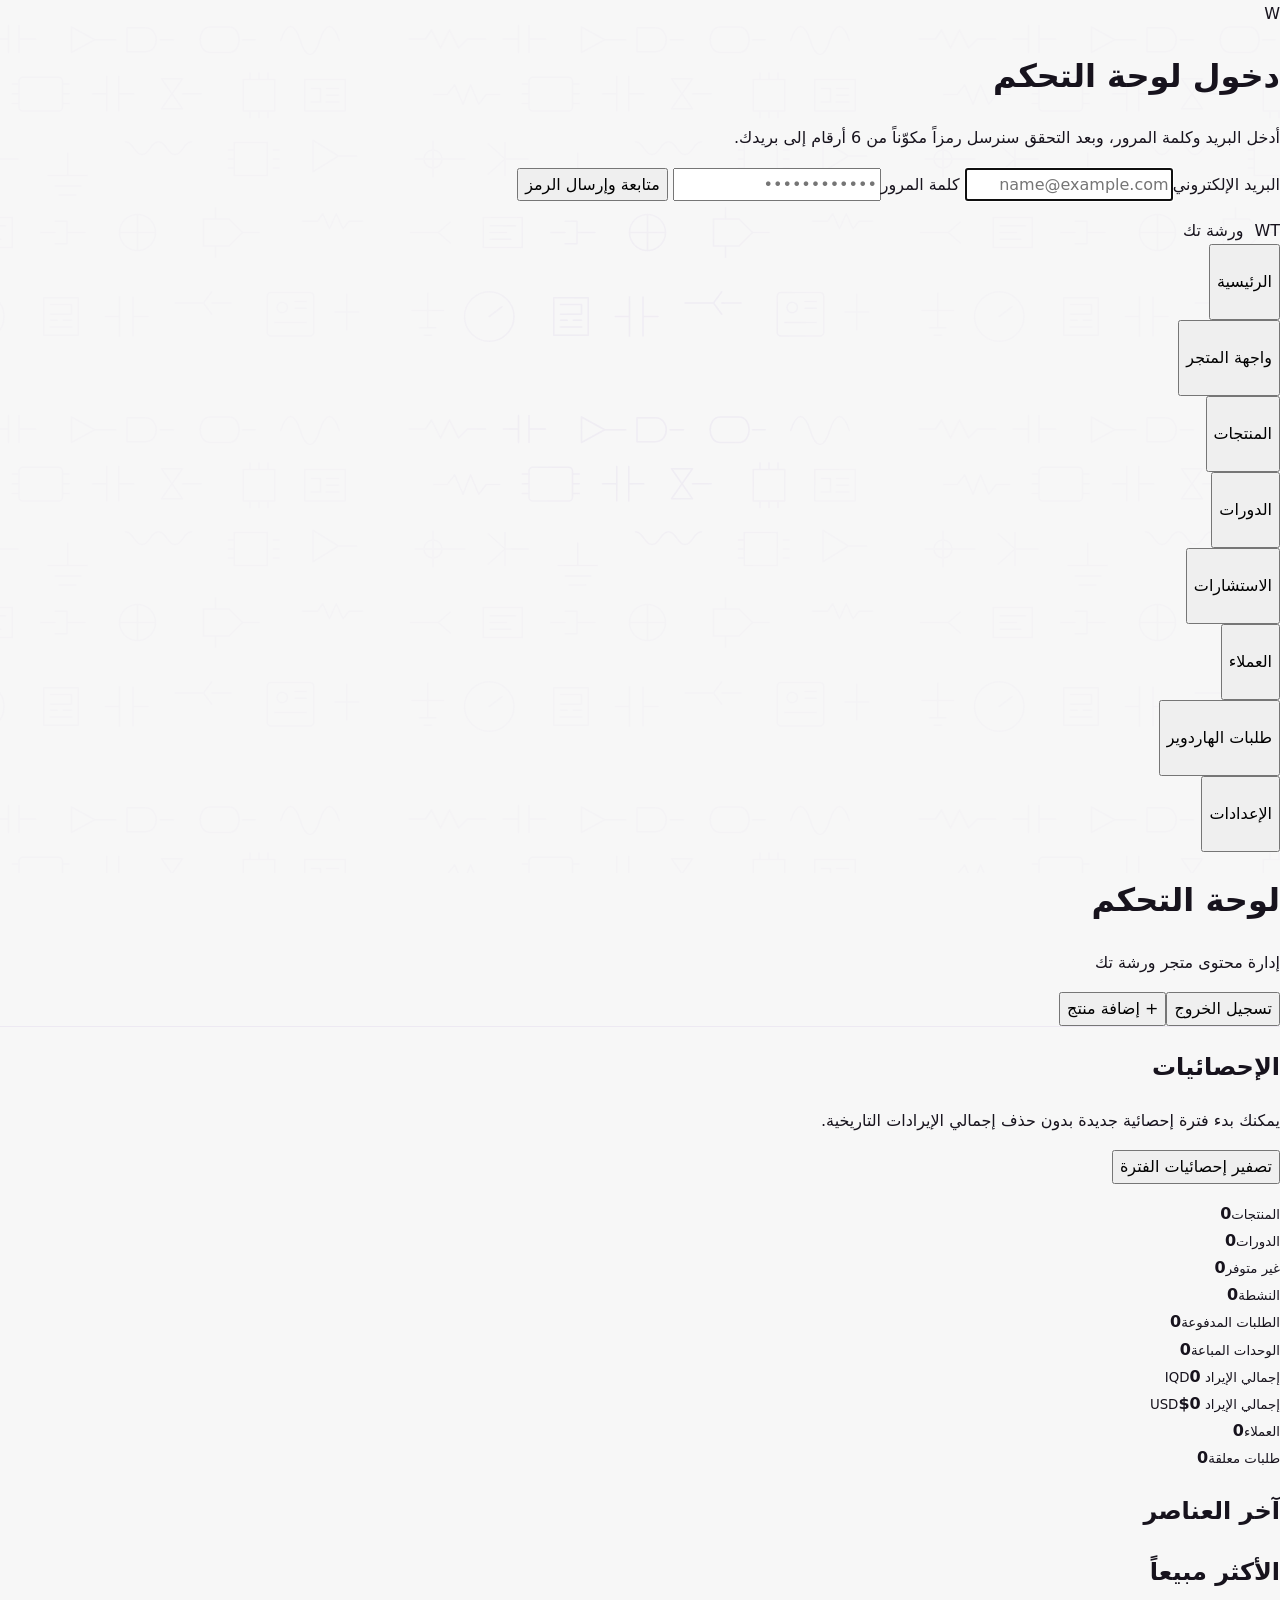
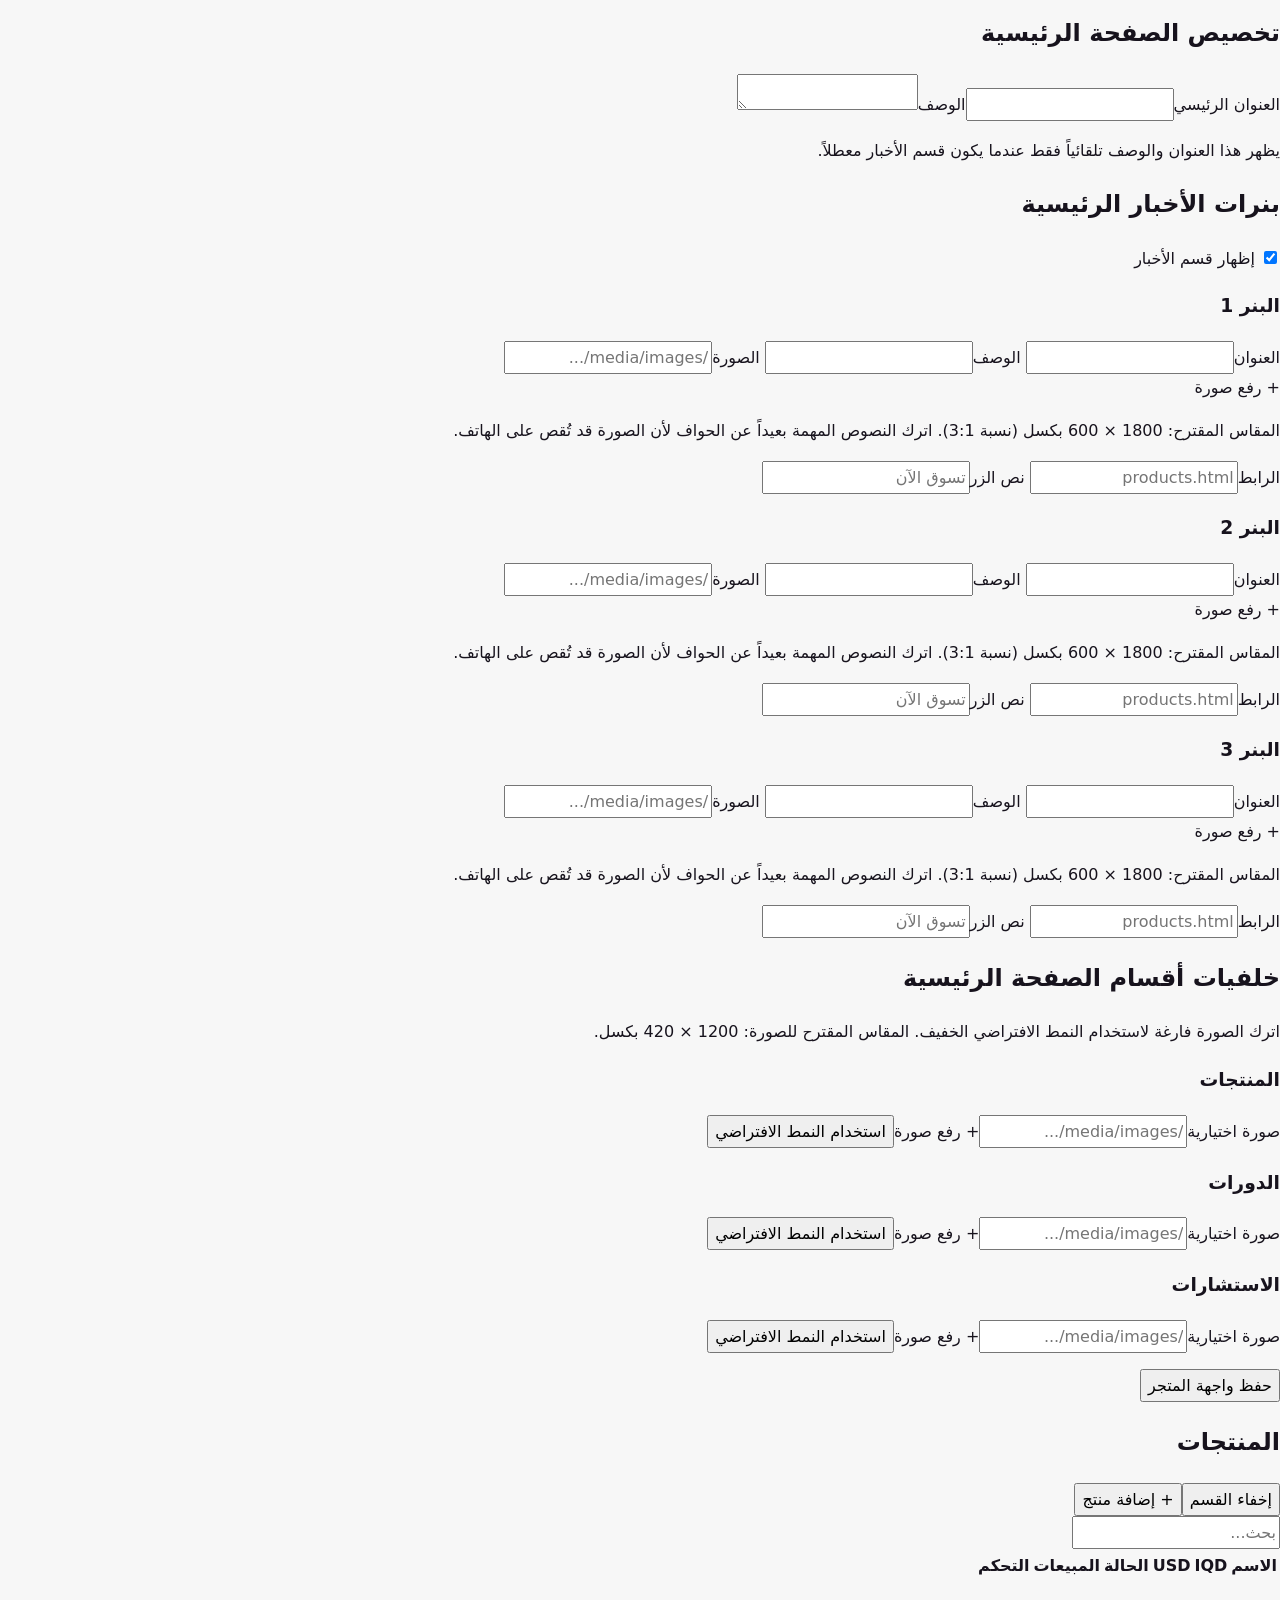
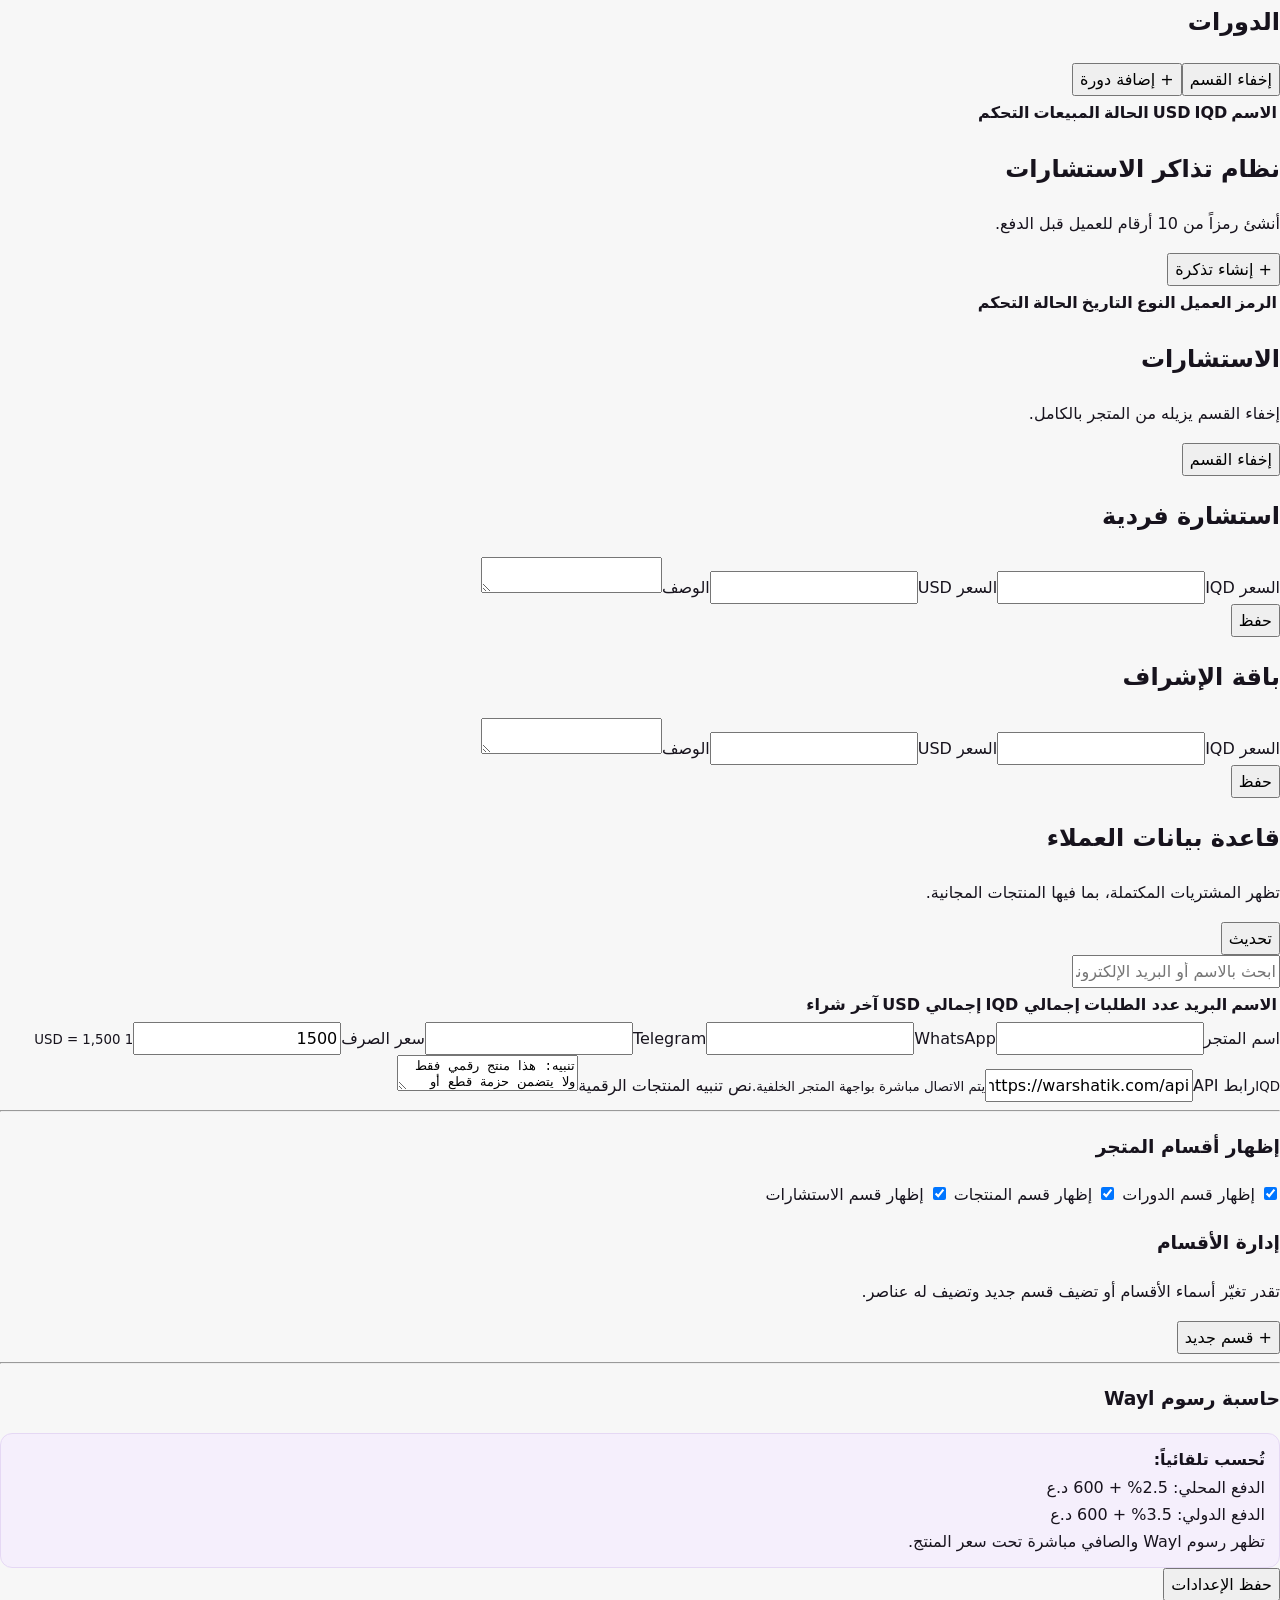
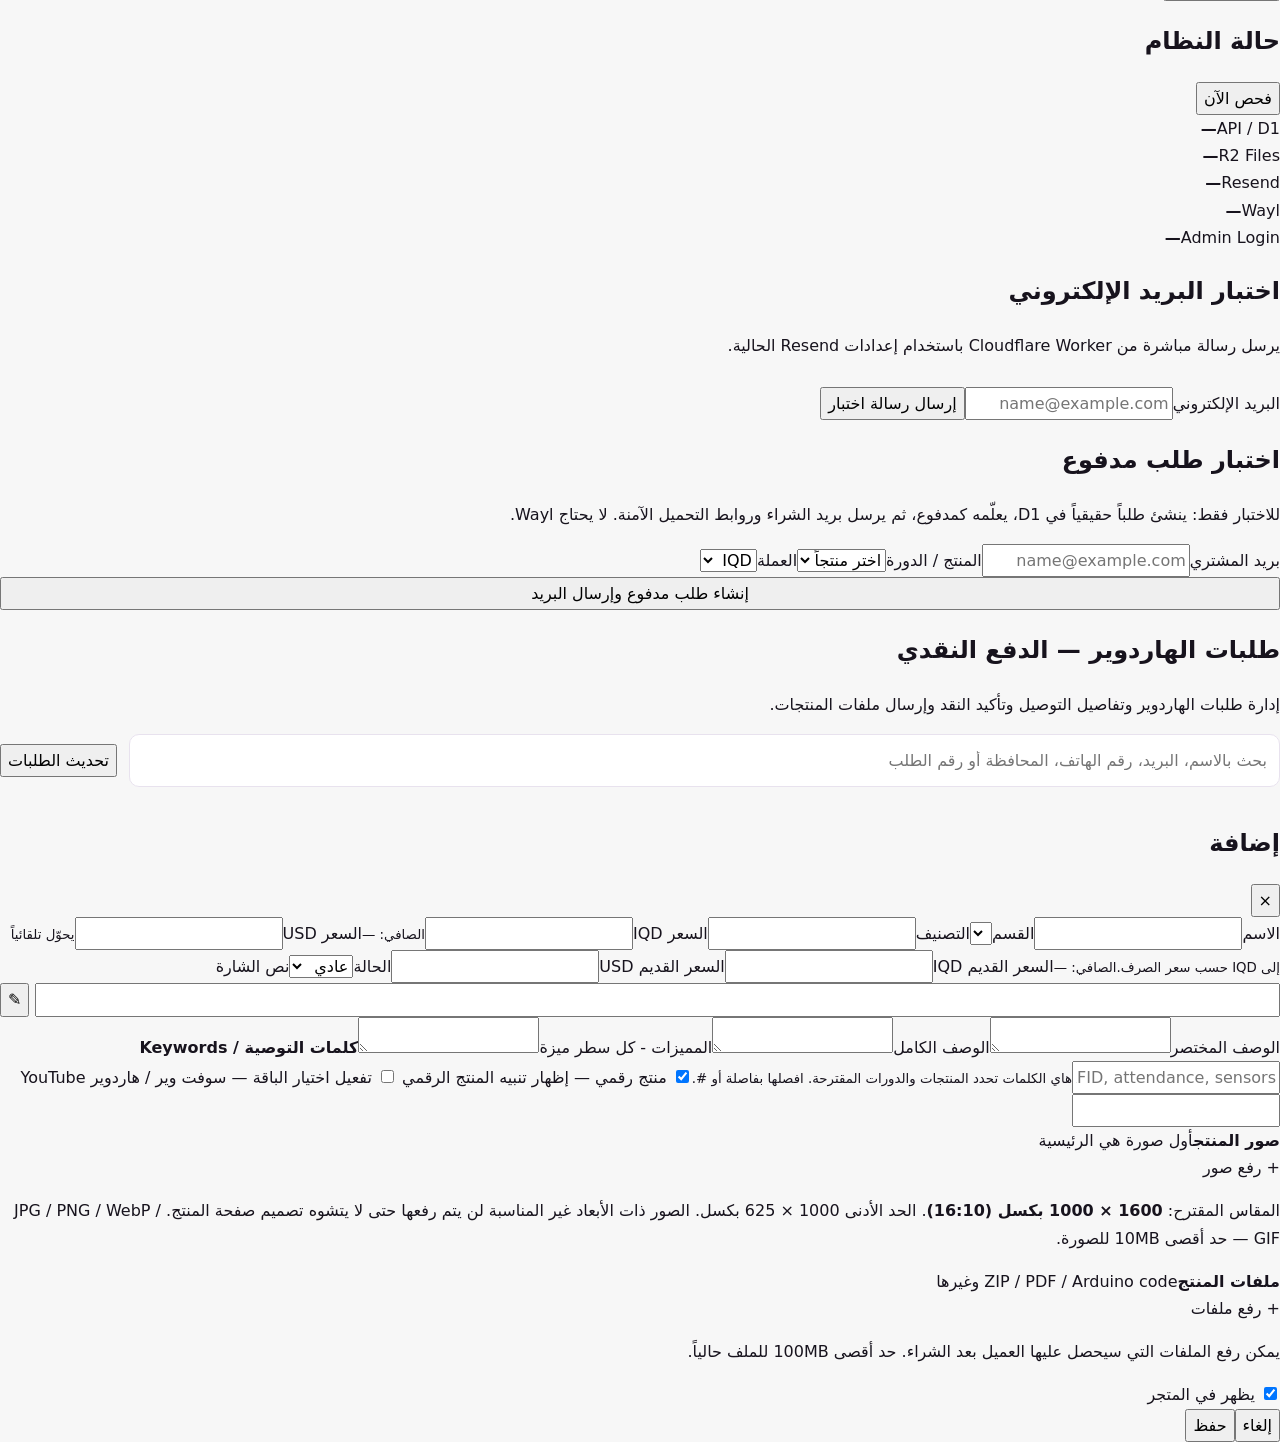
<file: index.html>
<!doctype html><html lang="ar" dir="rtl"><head><meta charset="utf-8"><meta name="viewport" content="width=device-width,initial-scale=1"><title>ورشة تك | Admin</title><link rel="stylesheet" href="styles.css?v=20261009m"></head><body class="admin-auth-pending">
<div class="admin-login" id="adminLogin">
  <div class="admin-login-card">
    <div class="admin-login-mark">W</div>
    <h1>دخول لوحة التحكم</h1>
    <p>أدخل البريد وكلمة المرور، وبعد التحقق سنرسل رمزاً مكوّناً من 6 أرقام إلى بريدك.</p>
    <div id="adminLoginEmailStep">
      <label>البريد الإلكتروني<input id="adminLoginEmail" type="email" autocomplete="email" placeholder="name@example.com"></label>
      <label>كلمة المرور<input id="adminLoginPassword" type="password" autocomplete="current-password" placeholder="••••••••••••"></label>
      <button class="primary" id="adminSendCode" type="button">متابعة وإرسال الرمز</button>
    </div>
    <div id="adminLoginCodeStep" hidden>
      <label>رمز التحقق<input id="adminLoginCode" inputmode="numeric" autocomplete="one-time-code" maxlength="6" placeholder="000000"></label>
      <button class="primary" id="adminVerifyCode" type="button">تسجيل الدخول</button>
      <button class="mini" id="adminChangeEmail" type="button">تغيير البريد</button>
    </div>
    <p class="admin-login-status" id="adminLoginStatus"></p>
  </div>
</div>
<div class="app"><aside class="sidebar"><div class="brand">WT <span>ورشة تك<br><small>Admin</small></span></div><button class="nav active" data-view="dashboard">الرئيسية</button><button class="nav" data-view="homepage">واجهة المتجر</button><button class="nav" data-view="products">المنتجات</button><button class="nav" data-view="courses">الدورات</button><button class="nav" data-view="consultations">الاستشارات</button><button class="nav" data-view="customers">العملاء</button><button class="nav" data-view="hardwareCodAdmin">طلبات الهاردوير</button><button class="nav" data-view="settings">الإعدادات</button></aside><main><header><div><h1 id="pageTitle">لوحة التحكم</h1><p>إدارة محتوى متجر ورشة تك</p></div><div class="admin-header-actions"><button class="mini" id="adminLogout" type="button">تسجيل الخروج</button><button class="primary" id="quickAdd">+ إضافة منتج</button></div></header><section class="view active" id="dashboard"><div class="panel-head dashboard-head"><div><h2>الإحصائيات</h2><p class="hint">يمكنك بدء فترة إحصائية جديدة بدون حذف إجمالي الإيرادات التاريخية.</p></div><button class="mini danger-soft" id="resetStats" type="button">تصفير إحصائيات الفترة</button></div><p class="hint" id="statsPeriodLabel"></p><div class="stats"><div class="card"><small>المنتجات</small><strong id="statProducts">0</strong></div><div class="card"><small>الدورات</small><strong id="statCourses">0</strong></div><div class="card"><small>غير متوفر</small><strong id="statSold">0</strong></div><div class="card"><small>النشطة</small><strong id="statActive">0</strong></div><div class="card"><small>الطلبات المدفوعة</small><strong id="statPaidOrders">0</strong></div><div class="card"><small>الوحدات المباعة</small><strong id="statUnitsSold">0</strong></div><div class="card lifetime-card"><small>إجمالي الإيراد IQD</small><strong id="statRevenueIQD">0</strong></div><div class="card lifetime-card"><small>إجمالي الإيراد USD</small><strong id="statRevenueUSD">$0</strong></div><div class="card"><small>العملاء</small><strong id="statCustomers">0</strong></div><div class="card"><small>طلبات معلقة</small><strong id="statPendingOrders">0</strong></div></div><div class="two"><div class="panel"><h2>آخر العناصر</h2><div id="recent"></div></div><div class="panel"><h2>الأكثر مبيعاً</h2><div id="topProducts"></div></div></div></section><section class="view" id="homepage"><div class="two"><div class="panel form-grid"><h2 class="full">تخصيص الصفحة الرئيسية</h2><label class="full">العنوان الرئيسي<input id="homeTitle"></label><label class="full">الوصف<textarea id="homeSubtitle"></textarea></label><p class="hint full">يظهر هذا العنوان والوصف تلقائياً فقط عندما يكون قسم الأخبار معطلاً.</p></div><div class="panel form-grid"><h2 class="full">بنرات الأخبار الرئيسية</h2>
<label class="check full"><input id="newsEnabled" type="checkbox" checked> إظهار قسم الأخبار</label>
<div class="full banner-editor">
  <h3>البنر 1</h3>
  <label>العنوان<input id="banner1Title"></label>
  <label>الوصف<input id="banner1Subtitle"></label>
  <label>الصورة<input id="banner1Image" placeholder="/media/images/..."></label>
  <div><label class="upload-drop">+ رفع صورة<input id="banner1Upload" type="file" accept="image/*" hidden></label><p class="hint upload-size-note">المقاس المقترح: 1800 × 600 بكسل (نسبة 3:1). اترك النصوص المهمة بعيداً عن الحواف لأن الصورة قد تُقص على الهاتف.</p></div>
  <label>الرابط<input id="banner1Link" placeholder="products.html"></label>
  <label>نص الزر<input id="banner1Button" placeholder="تسوق الآن"></label>
</div>
<div class="full banner-editor">
  <h3>البنر 2</h3>
  <label>العنوان<input id="banner2Title"></label>
  <label>الوصف<input id="banner2Subtitle"></label>
  <label>الصورة<input id="banner2Image" placeholder="/media/images/..."></label>
  <div><label class="upload-drop">+ رفع صورة<input id="banner2Upload" type="file" accept="image/*" hidden></label><p class="hint upload-size-note">المقاس المقترح: 1800 × 600 بكسل (نسبة 3:1). اترك النصوص المهمة بعيداً عن الحواف لأن الصورة قد تُقص على الهاتف.</p></div>
  <label>الرابط<input id="banner2Link" placeholder="products.html"></label>
  <label>نص الزر<input id="banner2Button" placeholder="تسوق الآن"></label>
</div>
<div class="full banner-editor">
  <h3>البنر 3</h3>
  <label>العنوان<input id="banner3Title"></label>
  <label>الوصف<input id="banner3Subtitle"></label>
  <label>الصورة<input id="banner3Image" placeholder="/media/images/..."></label>
  <div><label class="upload-drop">+ رفع صورة<input id="banner3Upload" type="file" accept="image/*" hidden></label><p class="hint upload-size-note">المقاس المقترح: 1800 × 600 بكسل (نسبة 3:1). اترك النصوص المهمة بعيداً عن الحواف لأن الصورة قد تُقص على الهاتف.</p></div>
  <label>الرابط<input id="banner3Link" placeholder="products.html"></label>
  <label>نص الزر<input id="banner3Button" placeholder="تسوق الآن"></label>
</div>
</div></div>
<div class="panel" style="margin-top:16px">
  <div class="panel-head"><div><h2>خلفيات أقسام الصفحة الرئيسية</h2><p class="hint">اترك الصورة فارغة لاستخدام النمط الافتراضي الخفيف. المقاس المقترح للصورة: 1200 × 420 بكسل.</p></div></div>
  <div class="home-card-editor-grid">
    <div class="home-card-editor"><h3>المنتجات</h3><label>صورة اختيارية<input id="quickProductsImage" placeholder="/media/images/..."></label><label class="upload-drop">+ رفع صورة<input id="quickProductsUpload" type="file" accept="image/*" hidden></label><button class="mini clear-home-card" type="button" data-clear-card="products">استخدام النمط الافتراضي</button></div>
    <div class="home-card-editor"><h3>الدورات</h3><label>صورة اختيارية<input id="quickCoursesImage" placeholder="/media/images/..."></label><label class="upload-drop">+ رفع صورة<input id="quickCoursesUpload" type="file" accept="image/*" hidden></label><button class="mini clear-home-card" type="button" data-clear-card="courses">استخدام النمط الافتراضي</button></div>
    <div class="home-card-editor"><h3>الاستشارات</h3><label>صورة اختيارية<input id="quickConsultationsImage" placeholder="/media/images/..."></label><label class="upload-drop">+ رفع صورة<input id="quickConsultationsUpload" type="file" accept="image/*" hidden></label><button class="mini clear-home-card" type="button" data-clear-card="consultations">استخدام النمط الافتراضي</button></div>
  </div>
</div>
<button class="primary" id="saveStorefront" type="button" style="margin-top:16px">حفظ واجهة المتجر</button><p class="hint" id="storefrontStatus"></p></section><section class="view" id="products"><div class="panel"><div class="panel-head"><h2>المنتجات</h2><div class="section-head-actions"><button class="visibility-toggle" id="toggleProducts" type="button">إخفاء القسم</button><button class="primary" id="addProduct">+ إضافة منتج</button></div></div><input id="search" placeholder="بحث..."><div class="table-wrap"><table><thead><tr><th>الاسم</th><th>IQD</th><th>USD</th><th>الحالة</th><th>المبيعات</th><th>التحكم</th></tr></thead><tbody id="productRows"></tbody></table></div></div></section><section class="view" id="courses"><div class="panel"><div class="panel-head"><h2>الدورات</h2><div class="section-head-actions"><button class="visibility-toggle" id="toggleCourses" type="button">إخفاء القسم</button><button class="primary" id="addCourse">+ إضافة دورة</button></div></div><div class="table-wrap"><table><thead><tr><th>الاسم</th><th>IQD</th><th>USD</th><th>الحالة</th><th>المبيعات</th><th>التحكم</th></tr></thead><tbody id="courseRows"></tbody></table></div></div></section><section class="view" id="consultations"><div class="panel ticket-admin-panel"><div class="panel-head"><div><h2>نظام تذاكر الاستشارات</h2><p class="hint">أنشئ رمزاً من 10 أرقام للعميل قبل الدفع.</p></div><button class="primary" id="newConsultTicket" type="button">+ إنشاء تذكرة</button></div><div class="form-grid ticket-create" id="ticketCreateBox" hidden><label>اسم العميل<input id="ticketCustomerName"></label><label>طريقة التواصل<select id="ticketContactMethod"><option>Telegram</option><option>WhatsApp</option><option>Phone</option><option>Email</option></select></label><label>حساب / رقم التواصل<input id="ticketContactValue"></label><label>التاريخ<input id="ticketDate" type="date" lang="en" dir="ltr"></label><label>نوع الاستشارة<select id="ticketType"><option value="individual">استشارة فردية — 20,000 د.ع</option><option value="supervision">إشراف شهري — 100,000 د.ع</option></select></label><div style="display:flex;align-items:end"><button class="primary" id="generateTicket" type="button" style="width:100%">توليد رمز التذكرة</button></div><p class="hint full" id="ticketFormStatus"></p><div class="full ticket-generated" id="ticketGenerated" hidden></div></div><div class="table-wrap"><table><thead><tr><th>الرمز</th><th>العميل</th><th>النوع</th><th>التاريخ</th><th>الحالة</th><th>التحكم</th></tr></thead><tbody id="consultTicketRows"></tbody></table></div></div><div class="panel section-visibility-panel"><div><h2>الاستشارات</h2><p class="hint">إخفاء القسم يزيله من المتجر بالكامل.</p></div><button class="visibility-toggle" id="toggleConsultations" type="button">إخفاء القسم</button></div><div class="two"><div class="panel"><h2>استشارة فردية</h2><div class="form-grid"><label>السعر IQD<input id="c1price" type="number"></label><label>السعر USD<input id="c1usd" type="number" step="0.01"></label><label class="full">الوصف<textarea id="c1desc"></textarea></label></div><button class="primary" id="saveC1">حفظ</button></div><div class="panel"><h2>باقة الإشراف</h2><div class="form-grid"><label>السعر IQD<input id="c2price" type="number"></label><label>السعر USD<input id="c2usd" type="number" step="0.01"></label><label class="full">الوصف<textarea id="c2desc"></textarea></label></div><button class="primary" id="saveC2">حفظ</button></div></div></section><section class="view" id="customers"><div class="panel"><div class="panel-head"><div><h2>قاعدة بيانات العملاء</h2><p class="hint">تظهر المشتريات المكتملة، بما فيها المنتجات المجانية.</p></div><button class="mini" id="refreshCustomers" type="button">تحديث</button></div><input id="customerSearch" placeholder="ابحث بالاسم أو البريد الإلكتروني..."><div class="table-wrap"><table><thead><tr><th>الاسم</th><th>البريد</th><th>عدد الطلبات</th><th>إجمالي IQD</th><th>إجمالي USD</th><th>آخر شراء</th></tr></thead><tbody id="customerRows"></tbody></table></div></div><div class="panel customer-detail" id="customerDetail" hidden><div class="panel-head"><div><h2 id="customerDetailName">تفاصيل العميل</h2><p id="customerDetailEmail" class="hint"></p></div><button class="mini" id="closeCustomerDetail" type="button">إغلاق</button></div><div id="customerPurchases"></div></div></section><section class="view" id="settings"><div class="two"><div class="panel form-grid"><label>اسم المتجر<input id="storeName"></label><label>Telegram<input id="telegram"></label><label>WhatsApp<input id="whatsapp"></label><label>سعر الصرف<input id="exchangeRate" type="number" min="1" step="1" value="1500"><small class="hint">1 USD = <span id="exchangeRatePreview">1,500</span> IQD</small></label><label class="full">رابط API<input id="apiBase" value="https://warshatik.com/api" readonly><small class="hint">يتم الاتصال مباشرة بواجهة المتجر الخلفية.</small></label><input id="adminKey" type="hidden"><label class="full">نص تنبيه المنتجات الرقمية<textarea id="defaultWarning">تنبيه: هذا منتج رقمي فقط ولا يتضمن حزمة قطع أو مكونات هاردوير كاملة.</textarea></label><hr class="full"><h3 class="full">إظهار أقسام المتجر</h3>
<label class="check full"><input id="showCourses" type="checkbox" checked> إظهار قسم الدورات</label>
<label class="check full"><input id="showProducts" type="checkbox" checked> إظهار قسم المنتجات</label>
<label class="check full"><input id="showConsultations" type="checkbox" checked> إظهار قسم الاستشارات</label>
<div class="full section-manager-box">
  <div class="panel-head"><div><h3>إدارة الأقسام</h3><p class="hint">تقدر تغيّر أسماء الأقسام أو تضيف قسم جديد وتضيف له عناصر.</p></div><button class="primary" id="addStoreSection" type="button">+ قسم جديد</button></div>
  <div id="storeSectionList"></div>
</div>
<hr class="full"><h3 class="full">حاسبة رسوم Wayl</h3><div class="full hint" style="background:#f5effc;border:1px solid #e5d8f4;border-radius:12px;padding:12px 14px"><strong>تُحسب تلقائياً:</strong><br>الدفع المحلي: 2.5% + 600 د.ع<br>الدفع الدولي: 3.5% + 600 د.ع<br>تظهر رسوم Wayl والصافي مباشرة تحت سعر المنتج.</div><button class="primary" id="saveSettings">حفظ الإعدادات</button></div><div class="panel"><div class="panel-head"><h2>حالة النظام</h2><button class="mini" id="checkSystemHealth" type="button">فحص الآن</button></div>
<div class="system-health" id="systemHealth">
  <div><span>API / D1</span><strong id="healthDb">—</strong></div>
  <div><span>R2 Files</span><strong id="healthR2">—</strong></div>
  <div><span>Resend</span><strong id="healthEmail">—</strong></div><div><span>Wayl</span><strong id="healthWayl">—</strong></div>
  <div><span>Admin Login</span><strong id="healthAdmin">—</strong></div>
</div><p class="hint" id="healthDetail"></p></div><div class="panel"><h2>اختبار البريد الإلكتروني</h2><p class="hint">يرسل رسالة مباشرة من Cloudflare Worker باستخدام إعدادات Resend الحالية.</p><label>البريد الإلكتروني<input id="testEmail" type="email" placeholder="name@example.com"></label><button class="primary" id="sendTestEmail" type="button" style="margin-top:12px">إرسال رسالة اختبار</button><p class="hint" id="testEmailStatus"></p></div></div><div class="panel" style="margin-top:18px"><h2>اختبار طلب مدفوع</h2><p class="hint">للاختبار فقط: ينشئ طلباً حقيقياً في D1، يعلّمه كمدفوع، ثم يرسل بريد الشراء وروابط التحميل الآمنة. لا يحتاج Wayl.</p><div class="form-grid"><label>بريد المشتري<input id="testOrderEmail" type="email" placeholder="name@example.com"></label><label>المنتج / الدورة<select id="testOrderItem"><option value="">اختر منتجاً</option></select></label><label>العملة<select id="testOrderCurrency"><option value="IQD">IQD</option><option value="USD">USD</option></select></label><div style="display:flex;align-items:end"><button class="primary" id="createPaidTestOrder" type="button" style="width:100%">إنشاء طلب مدفوع وإرسال البريد</button></div></div><p class="hint" id="testOrderStatus"></p></div></section><section class="view" id="hardwareCodAdmin" dir="rtl">
  <div class="panel" style="max-width:100%">
    <div class="panel-head"><div><h2>طلبات الهاردوير — الدفع النقدي</h2><p class="hint">إدارة طلبات الهاردوير وتفاصيل التوصيل وتأكيد النقد وإرسال ملفات المنتجات.</p></div></div>
    <div style="display:flex;gap:12px;align-items:center;flex-wrap:wrap;margin:16px 0">
      <input id="searchHardwareOrders" type="search" placeholder="بحث بالاسم، البريد، رقم الهاتف، المحافظة أو رقم الطلب" style="flex:1;min-width:230px;padding:12px;border:1px solid #e8e2ee;border-radius:10px">
      <button class="primary" type="button" id="loadHardwareOrders">تحديث الطلبات</button>
    </div>
    <div id="hardwareEditPanel" hidden style="margin:16px 0;padding:18px;border-radius:12px;background:#f7f3fc">
      <h3>تعديل طلب الهاردوير</h3>
      <form id="hardwareEditForm" style="display:grid;grid-template-columns:repeat(auto-fit,minmax(190px,1fr));gap:12px">
        <input type="hidden" name="order_id">
        <label>الاسم<input name="name" required></label>
        <label>البريد الإلكتروني<input name="email" type="email" required></label>
        <label>المحافظة<input name="province" required></label>
        <label>العنوان<input name="address" required></label>
        <label>رقم الهاتف<input name="phone" required></label>
        <label>رقم إضافي<input name="phone2"></label>
        <label>ملاحظات<textarea name="notes"></textarea></label>
        <div style="display:flex;gap:8px;align-items:end"><button class="primary" type="submit">حفظ التغييرات</button><button class="mini" type="button" id="hardwareCancelEdit">إلغاء</button></div>
      </form>
    </div>
    <div id="hardwareOrdersTable" style="width:100%;overflow-x:auto;margin-top:12px"></div>
  </div>
</section></main></div><div class="modal" id="modal"><form id="form" class="modal-card"><div class="panel-head"><h2 id="modalTitle">إضافة</h2><button type="button" id="close">×</button></div><input type="hidden" id="editType"><div class="form-grid"><label>الاسم<input id="title" required></label><label>القسم<select id="itemSection"></select></label><label>التصنيف<input id="category" required></label><label>السعر IQD<input id="price_iqd" type="number" required><small class="net-preview" id="netIQD">الصافي: —</small></label><label>السعر USD<input id="price_usd" type="number" step="0.01" required><small class="hint">يحوّل تلقائياً إلى IQD حسب سعر الصرف.</small><small class="net-preview" id="netUSD">الصافي: —</small></label><label id="oldIqdWrap">السعر القديم IQD<input id="old_iqd" type="number"></label><label id="oldUsdWrap">السعر القديم USD<input id="old_usd" type="number" step="0.01"></label><label>الحالة<select id="status"><option value="normal">عادي</option><option value="new">جديد</option><option value="sale">خصم</option><option value="sold">نفد</option><option value="featured">مميز</option><option value="coming">قريباً</option><option value="free">مجاني</option></select></label><label>نص الشارة<div style="display:flex;gap:6px"><input id="statusText" readonly style="flex:1"><button type="button" class="mini" id="editStatusText" title="تعديل النص">✎</button></div></label><label class="full">الوصف المختصر<textarea id="short"></textarea></label><label class="full">الوصف الكامل<textarea id="description"></textarea></label><label class="full">المميزات - كل سطر ميزة<textarea id="features"></textarea></label><label class="full keyword-field"><strong>كلمات التوصية / Keywords</strong><input id="keywords" placeholder="Arduino, RFID, attendance, sensors"><small class="hint">هاي الكلمات تحدد المنتجات والدورات المقترحة. افصلها بفاصلة أو #.</small></label><label class="check full"><input id="digitalOnly" type="checkbox" checked> منتج رقمي — إظهار تنبيه المنتج الرقمي</label>
<label class="check full"><input id="packageEnabled" type="checkbox"> تفعيل اختيار الباقة — سوفت وير / هاردوير</label>
<div class="full package-editor" id="packageEditor" hidden>
  <div class="package-admin-grid">
    <section class="package-admin-card">
      <h3>سوفت وير</h3>
      <div class="form-grid">
        <label>السعر IQD<input id="software_price_iqd" type="number"></label>
        <label>السعر USD<input id="software_price_usd" type="number" step="0.01"></label>
        <label class="full">مميزات باقة السوفت وير<textarea id="softwareFeatures" placeholder="كل سطر ميزة"></textarea></label>
      </div>
      <p class="hint">هذه الباقة تعتبر رقمية وتظهر لها رسالة تنبيه المنتج الرقمي.</p>
    </section>
    <section class="package-admin-card">
      <h3>هاردوير</h3>
      <div class="form-grid">
        <label>السعر IQD<input id="hardware_price_iqd" type="number"></label>
        <label>السعر USD<input id="hardware_price_usd" type="number" step="0.01"></label>
        <label class="full">مميزات باقة الهاردوير<textarea id="hardwareFeatures" placeholder="كل سطر ميزة"></textarea></label>
        <label class="check full"><input id="iraqOnly" type="checkbox"> باقة الهاردوير متاحة داخل العراق فقط</label>
      </div>
      <p class="hint">باقة الهاردوير لا تعرض تنبيه المنتج الرقمي. خيار العراق فقط يطبق على الهاردوير فقط، والسوفت وير يبقى متاحاً للجميع.</p>
    </section>
  </div>
</div><label class="full">YouTube<input id="youtube"></label><div class="full upload-section"><div class="section-title"><strong>صور المنتج</strong><span>أول صورة هي الرئيسية</span></div><label class="upload-drop">+ رفع صور<input id="imageInput" type="file" accept="image/jpeg,image/png,image/webp,image/gif" multiple hidden></label><p class="hint">المقاس المقترح: <strong>1600 × 1000 بكسل (16:10)</strong>. الحد الأدنى 1000 × 625 بكسل. الصور ذات الأبعاد غير المناسبة لن يتم رفعها حتى لا يتشوه تصميم صفحة المنتج. JPG / PNG / WebP / GIF — حد أقصى 10MB للصورة.</p><div id="imageList" class="image-list"></div></div><div class="full upload-section"><div class="section-title"><strong>ملفات المنتج</strong><span>ZIP / PDF / Arduino code وغيرها</span></div><label class="upload-drop">+ رفع ملفات<input id="fileInput" type="file" multiple hidden></label><p class="hint">يمكن رفع الملفات التي سيحصل عليها العميل بعد الشراء. حد أقصى 100MB للملف حالياً.</p><div id="fileList" class="file-list"></div></div><label class="check full"><input id="active" type="checkbox" checked> يظهر في المتجر</label><div class="full actions"><button type="button" id="cancel">إلغاء</button><button class="primary">حفظ</button></div></div></form></div>
<script src="hardware-orders-admin.js?v=20261010cod10"></script><div class="toast" id="toast"></div><script src="admin-auth.js?v=20261009l"></script></body></html>
</file>
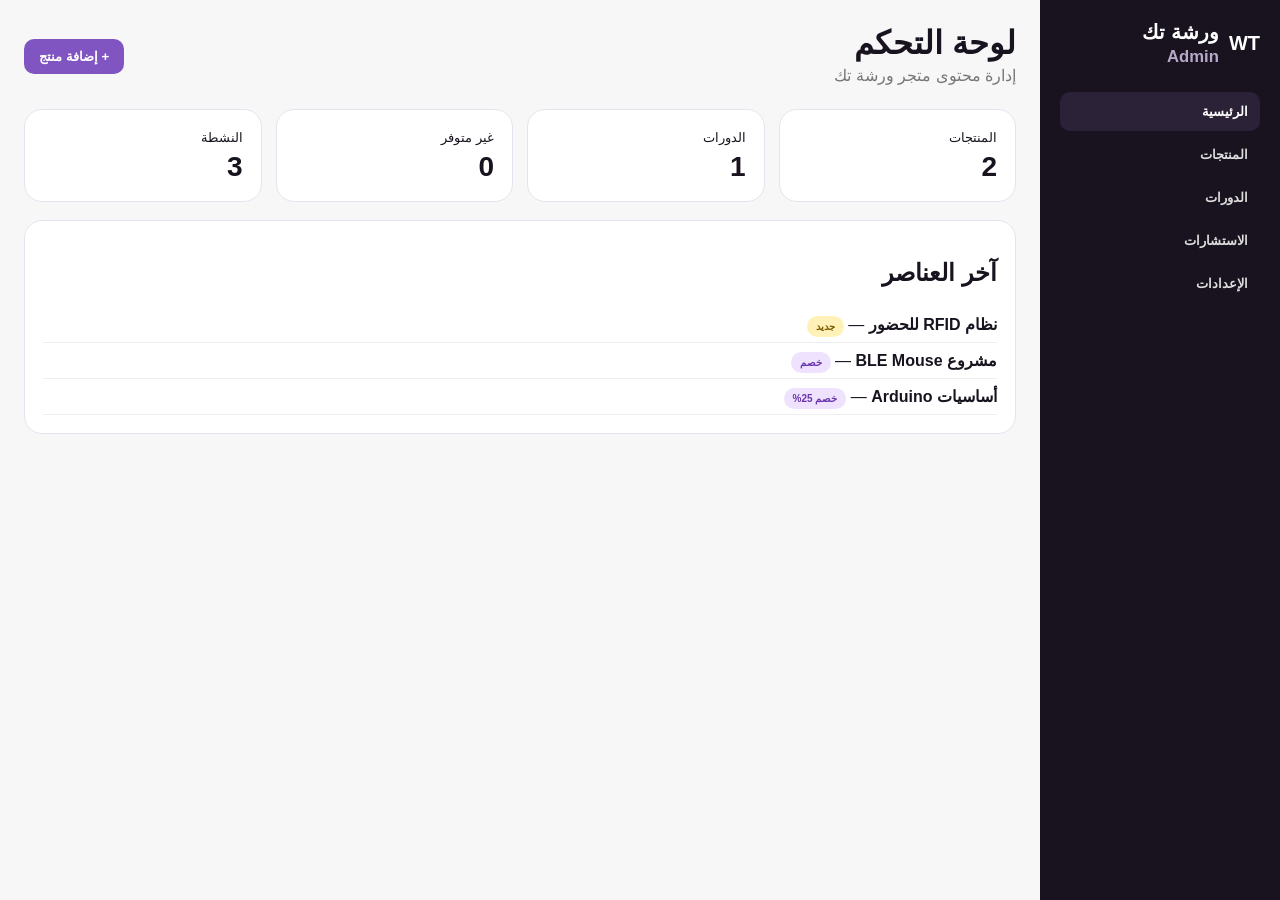
<file: admin/index.html>
<!doctype html><html lang="ar" dir="rtl"><head><meta charset="utf-8"><meta name="viewport" content="width=device-width,initial-scale=1"><title>ورشة تك | Admin</title><link rel="stylesheet" href="styles.css"></head><body><div class="app"><aside class="sidebar"><div class="brand">WT <span>ورشة تك<br><small>Admin</small></span></div><button class="nav active" data-view="dashboard">الرئيسية</button><button class="nav" data-view="products">المنتجات</button><button class="nav" data-view="courses">الدورات</button><button class="nav" data-view="consultations">الاستشارات</button><button class="nav" data-view="settings">الإعدادات</button></aside><main><header><div><h1 id="pageTitle">لوحة التحكم</h1><p>إدارة محتوى متجر ورشة تك</p></div><button class="primary" id="quickAdd">+ إضافة منتج</button></header><section class="view active" id="dashboard"><div class="stats"><div class="card"><small>المنتجات</small><strong id="statProducts">0</strong></div><div class="card"><small>الدورات</small><strong id="statCourses">0</strong></div><div class="card"><small>غير متوفر</small><strong id="statSold">0</strong></div><div class="card"><small>النشطة</small><strong id="statActive">0</strong></div></div><div class="panel"><h2>آخر العناصر</h2><div id="recent"></div></div></section><section class="view" id="products"><div class="panel"><div class="panel-head"><h2>المنتجات</h2><button class="primary" id="addProduct">+ إضافة منتج</button></div><input id="search" placeholder="بحث..."><div class="table-wrap"><table><thead><tr><th>الاسم</th><th>IQD</th><th>USD</th><th>الحالة</th><th>التحكم</th></tr></thead><tbody id="productRows"></tbody></table></div></div></section><section class="view" id="courses"><div class="panel"><div class="panel-head"><h2>الدورات</h2><button class="primary" id="addCourse">+ إضافة دورة</button></div><div class="table-wrap"><table><thead><tr><th>الاسم</th><th>IQD</th><th>USD</th><th>الحالة</th><th>التحكم</th></tr></thead><tbody id="courseRows"></tbody></table></div></div></section><section class="view" id="consultations"><div class="two"><div class="panel"><h2>استشارة فردية</h2><label>السعر IQD<input id="c1price" type="number"></label><label>الوصف<textarea id="c1desc"></textarea></label><button class="primary" id="saveC1">حفظ</button></div><div class="panel"><h2>باقة الإشراف</h2><label>السعر IQD<input id="c2price" type="number"></label><label>الوصف<textarea id="c2desc"></textarea></label><button class="primary" id="saveC2">حفظ</button></div></div></section><section class="view" id="settings"><div class="panel form-grid"><label>اسم المتجر<input id="storeName"></label><label>Telegram<input id="telegram"></label><label>WhatsApp<input id="whatsapp"></label><label>العملة الافتراضية<select id="currency"><option>IQD</option><option>USD</option></select></label><button class="primary" id="saveSettings">حفظ الإعدادات</button></div></section></main></div><div class="modal" id="modal"><form id="form" class="modal-card"><div class="panel-head"><h2 id="modalTitle">إضافة</h2><button type="button" id="close">×</button></div><input type="hidden" id="editType"><div class="form-grid"><label>الاسم<input id="title" required></label><label>التصنيف<input id="category" required></label><label>السعر IQD<input id="price_iqd" type="number" required></label><label>السعر USD<input id="price_usd" type="number" step="0.01" required></label><label>السعر القديم IQD<input id="old_iqd" type="number"></label><label>السعر القديم USD<input id="old_usd" type="number" step="0.01"></label><label>الحالة<select id="status"><option value="normal">عادي</option><option value="new">جديد</option><option value="sale">خصم</option><option value="sold">نفد</option><option value="featured">مميز</option><option value="coming">قريباً</option></select></label><label>نص الشارة<input id="statusText"></label><label class="full">الوصف المختصر<textarea id="short"></textarea></label><label class="full">الوصف الكامل<textarea id="description"></textarea></label><label class="full">المميزات - كل سطر ميزة<textarea id="features"></textarea></label><label class="full">YouTube<input id="youtube"></label><div class="full"><label>صور المنتج<input id="imageInput" type="file" accept="image/*" multiple></label><p class="hint">اختر عدة صور، وبعدها اسحب الصور لترتيبها. أول صورة تعتبر الرئيسية.</p><div id="imageList" class="image-list"></div></div><label class="check full"><input id="active" type="checkbox" checked> يظهر في المتجر</label><div class="full actions"><button type="button" id="cancel">إلغاء</button><button class="primary">حفظ</button></div></div></form></div><div class="toast" id="toast"></div><script src="app.js"></script></body></html>
</file>
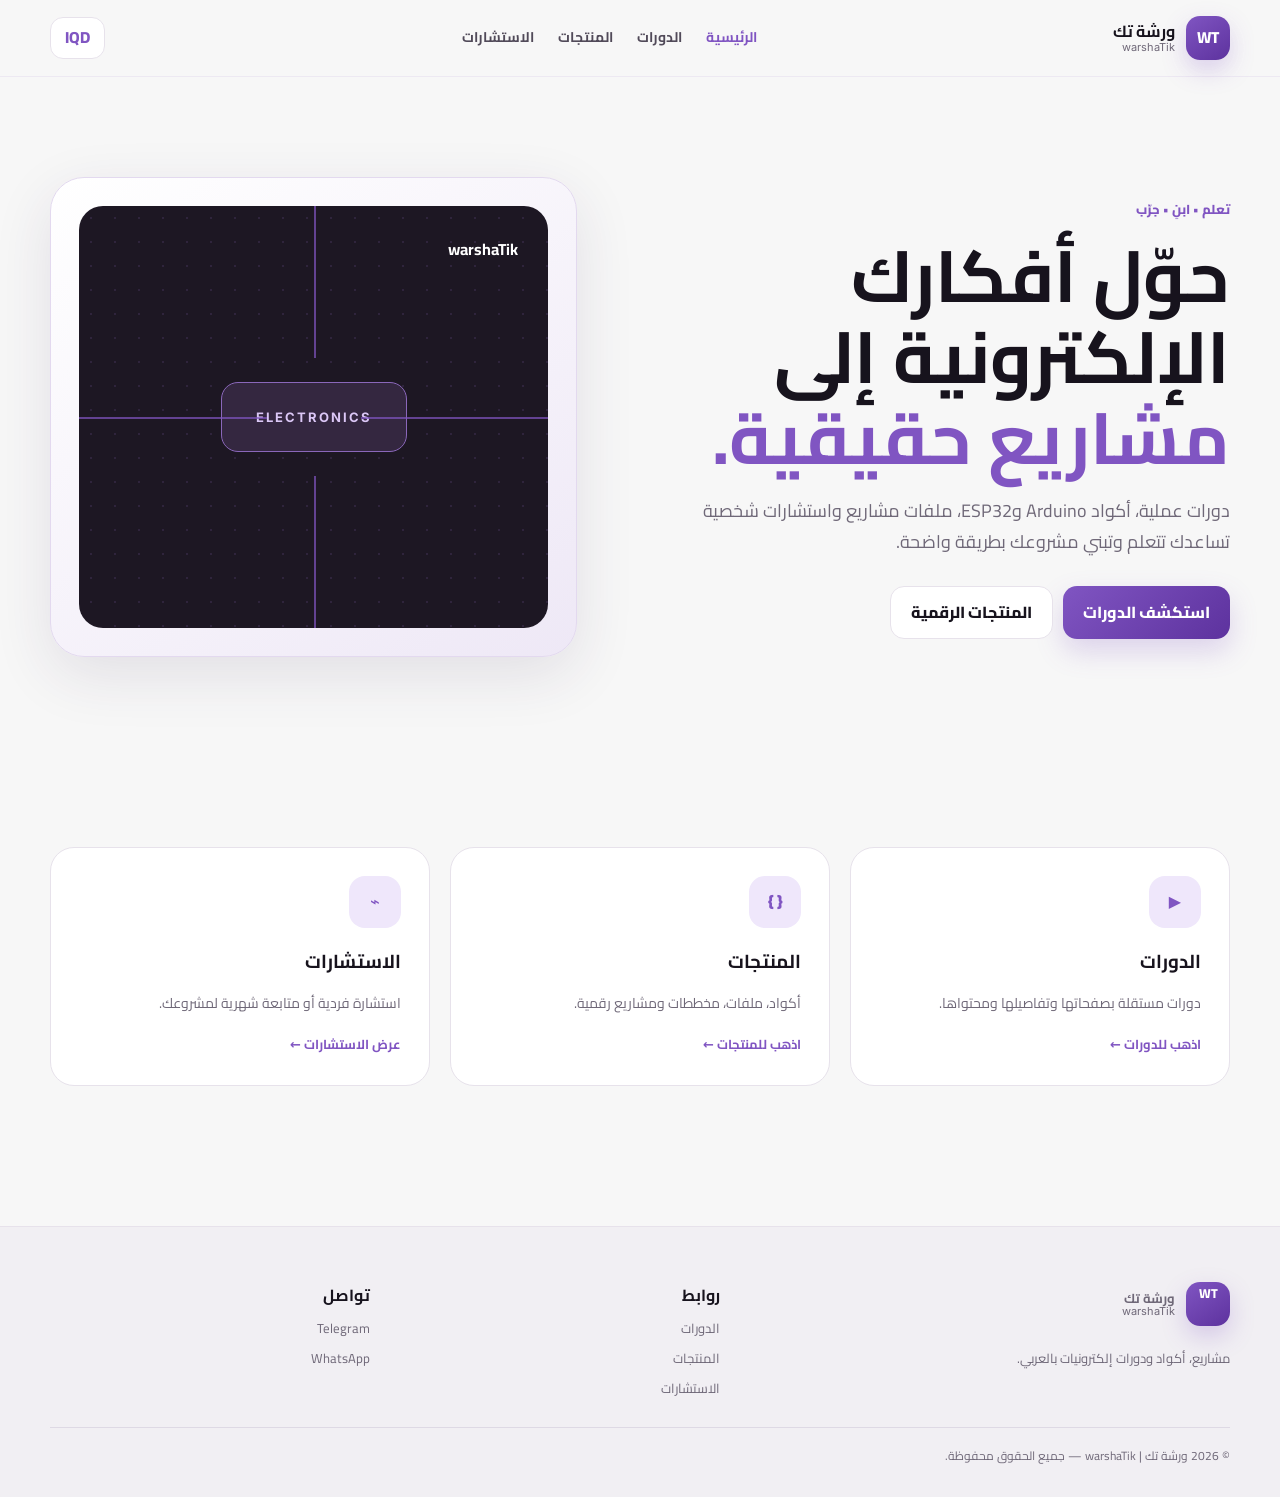
<file: store/index.html>
<!doctype html><html lang="ar" dir="rtl"><head><meta charset="utf-8"><meta name="viewport" content="width=device-width,initial-scale=1"><meta name="theme-color" content="#8055c2"><link rel="preconnect" href="https://fonts.googleapis.com"><link rel="preconnect" href="https://fonts.gstatic.com" crossorigin><link href="https://fonts.googleapis.com/css2?family=Cairo:wght@400;500;600;700;800;900&family=Inter:wght@600;700;800&display=swap" rel="stylesheet"><link rel="stylesheet" href="styles.css"><title>ورشة تك | warshaTik</title></head><body data-page="home"><header><div class="container nav"><a class="brand" href="index.html"><div class="logo">WT</div><span><strong>ورشة تك</strong><small>warshaTik</small></span></a><nav class="nav-links" id="navLinks"><a data-page="home" href="index.html">الرئيسية</a><a data-page="courses" href="courses.html">الدورات</a><a data-page="products" href="products.html">المنتجات</a><a data-page="consultations" href="consultations.html">الاستشارات</a></nav><div class="nav-actions"><button class="currency-btn" id="currencyToggle">IQD</button><button class="menu-btn" id="menuButton" aria-label="القائمة"><i></i><i></i><i></i></button></div></div></header><main><section class="hero"><div class="container hero-grid"><div class="reveal"><span class="kicker">تعلم • ابنِ • جرّب</span><h1>حوّل أفكارك الإلكترونية إلى <em>مشاريع حقيقية.</em></h1><p>دورات عملية، أكواد Arduino وESP32، ملفات مشاريع واستشارات شخصية تساعدك تتعلم وتبني مشروعك بطريقة واضحة.</p><div class="hero-actions"><a class="btn btn-primary" href="courses.html">استكشف الدورات</a><a class="btn btn-ghost" href="products.html">المنتجات الرقمية</a></div></div><div class="hero-board reveal"><div class="pcb"><strong>warshaTik</strong><div class="pcb-chip">ELECTRONICS</div><i class="trace tr1"></i><i class="trace tr2"></i><i class="trace tr3"></i><i class="trace tr4"></i></div></div></div></section><section class="section"><div class="container"><div class="quick-grid"><a class="quick-card reveal" href="courses.html"><div class="quick-icon">▶</div><h3>الدورات</h3><p>دورات مستقلة بصفحاتها وتفاصيلها ومحتواها.</p><b>اذهب للدورات ←</b></a><a class="quick-card reveal" href="products.html"><div class="quick-icon">{ }</div><h3>المنتجات</h3><p>أكواد، ملفات، مخططات ومشاريع رقمية.</p><b>اذهب للمنتجات ←</b></a><a class="quick-card reveal" href="consultations.html"><div class="quick-icon">⌁</div><h3>الاستشارات</h3><p>استشارة فردية أو متابعة شهرية لمشروعك.</p><b>عرض الاستشارات ←</b></a></div></div></section></main><footer><div class="container footer-grid"><div><a class="brand" href="index.html"><div class="logo">WT</div><span><strong>ورشة تك</strong><small>warshaTik</small></span></a><p>مشاريع، أكواد ودورات إلكترونيات بالعربي.</p></div><div><strong>روابط</strong><a href="courses.html">الدورات</a><a href="products.html">المنتجات</a><a href="consultations.html">الاستشارات</a></div><div><strong>تواصل</strong><a href="https://t.me/HW2DMbot" target="_blank" rel="noopener">Telegram</a><a href="https://wa.me/9647867419185" target="_blank" rel="noopener">WhatsApp</a></div></div><div class="container copy">© 2026 ورشة تك | warshaTik — جميع الحقوق محفوظة.</div></footer><script src="products.js"></script><script src="shared.js"></script></body></html>
</file>
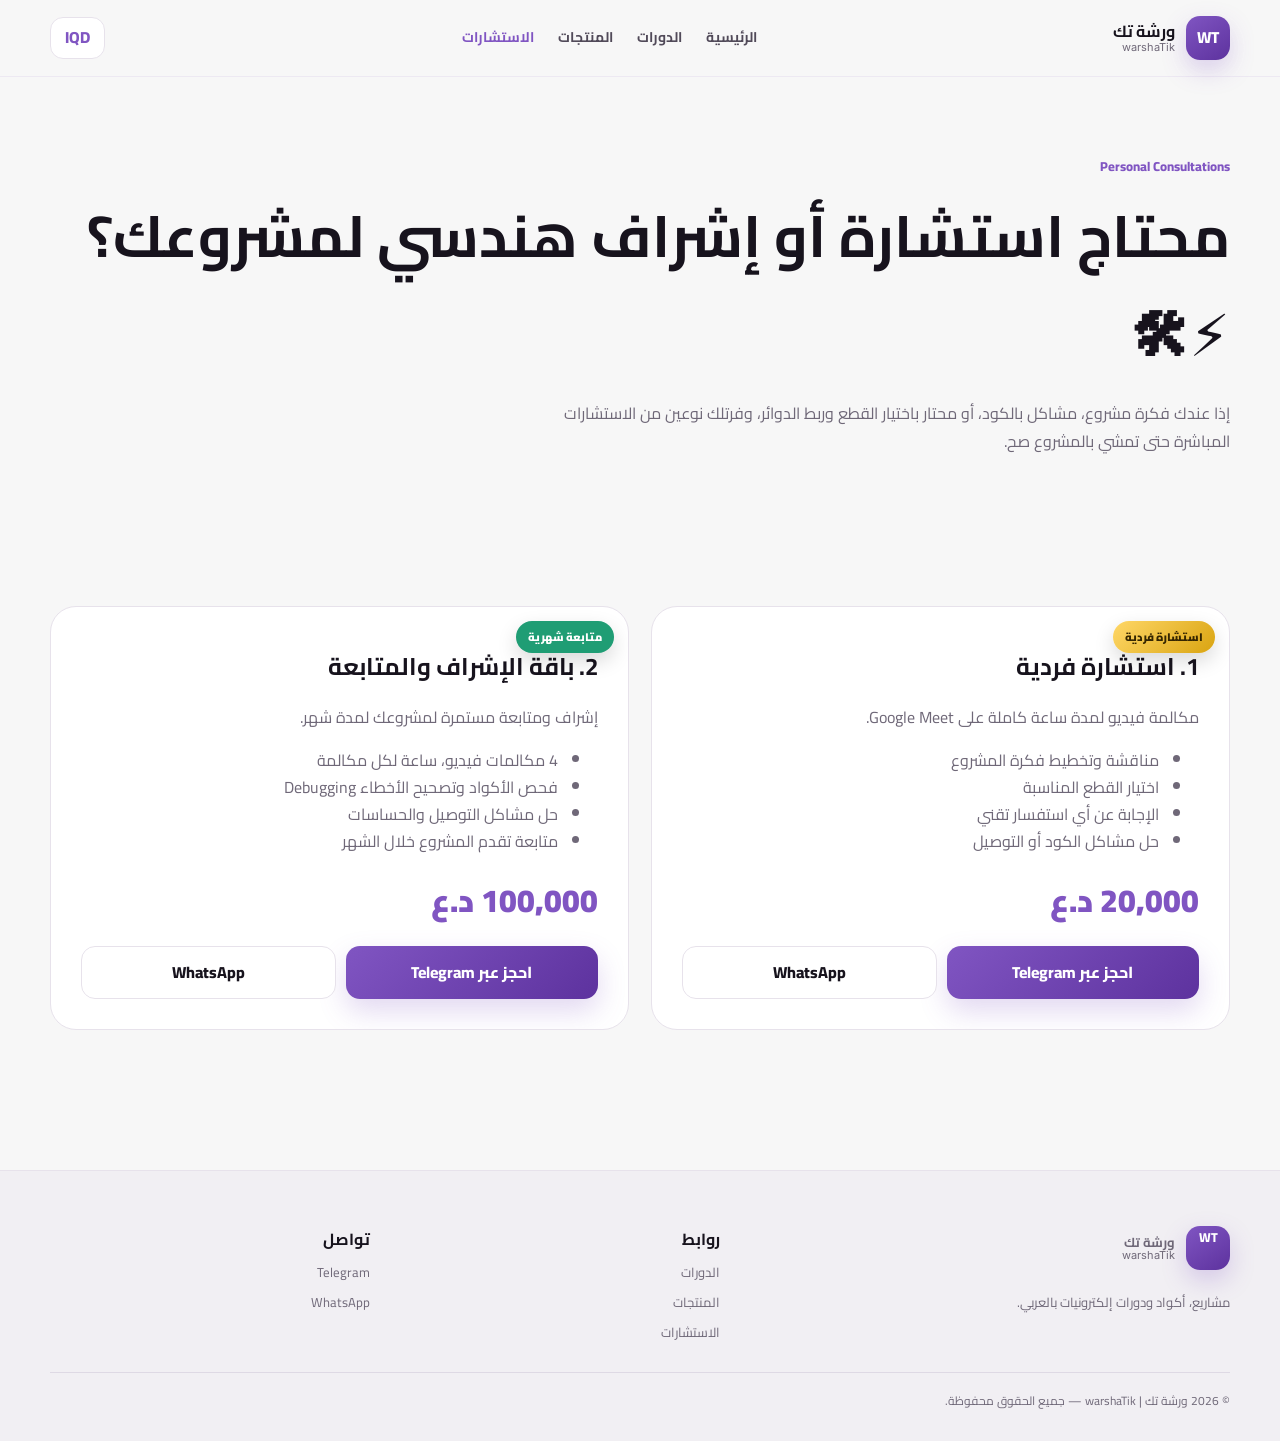
<file: store/consultations.html>
<!doctype html><html lang="ar" dir="rtl"><head><meta charset="utf-8"><meta name="viewport" content="width=device-width,initial-scale=1"><meta name="theme-color" content="#8055c2"><link rel="preconnect" href="https://fonts.googleapis.com"><link rel="preconnect" href="https://fonts.gstatic.com" crossorigin><link href="https://fonts.googleapis.com/css2?family=Cairo:wght@400;500;600;700;800;900&family=Inter:wght@600;700;800&display=swap" rel="stylesheet"><link rel="stylesheet" href="styles.css"><title>الاستشارات | ورشة تك</title></head><body data-page="consultations"><header><div class="container nav"><a class="brand" href="index.html"><div class="logo">WT</div><span><strong>ورشة تك</strong><small>warshaTik</small></span></a><nav class="nav-links" id="navLinks"><a data-page="home" href="index.html">الرئيسية</a><a data-page="courses" href="courses.html">الدورات</a><a data-page="products" href="products.html">المنتجات</a><a data-page="consultations" href="consultations.html">الاستشارات</a></nav><div class="nav-actions"><button class="currency-btn" id="currencyToggle">IQD</button><button class="menu-btn" id="menuButton" aria-label="القائمة"><i></i><i></i><i></i></button></div></div></header><main><section class="page-hero"><div class="container"><span class="kicker">Personal Consultations</span><h1>محتاج استشارة أو إشراف هندسي لمشروعك؟ ⚡️🛠</h1><p>إذا عندك فكرة مشروع، مشاكل بالكود، أو محتار باختيار القطع وربط الدوائر، وفرتلك نوعين من الاستشارات المباشرة حتى تمشي بالمشروع صح.</p></div></section><section class="section"><div class="container consult-grid"><article class="consult-card reveal"><span class="flag flag-new">استشارة فردية</span><h2>1. استشارة فردية</h2><p>مكالمة فيديو لمدة ساعة كاملة على Google Meet.</p><ul><li>مناقشة وتخطيط فكرة المشروع</li><li>اختيار القطع المناسبة</li><li>الإجابة عن أي استفسار تقني</li><li>حل مشاكل الكود أو التوصيل</li></ul><div class="consult-price">20,000 د.ع</div><div class="contact-row"><a class="btn btn-primary" href="https://t.me/HW2DMbot" target="_blank">احجز عبر Telegram</a><a class="btn btn-ghost" href="https://wa.me/9647867419185" target="_blank">WhatsApp</a></div></article><article class="consult-card reveal"><span class="flag flag-featured">متابعة شهرية</span><h2>2. باقة الإشراف والمتابعة</h2><p>إشراف ومتابعة مستمرة لمشروعك لمدة شهر.</p><ul><li>4 مكالمات فيديو، ساعة لكل مكالمة</li><li>فحص الأكواد وتصحيح الأخطاء Debugging</li><li>حل مشاكل التوصيل والحساسات</li><li>متابعة تقدم المشروع خلال الشهر</li></ul><div class="consult-price">100,000 د.ع</div><div class="contact-row"><a class="btn btn-primary" href="https://t.me/HW2DMbot" target="_blank">احجز عبر Telegram</a><a class="btn btn-ghost" href="https://wa.me/9647867419185" target="_blank">WhatsApp</a></div></article></div></section></main><footer><div class="container footer-grid"><div><a class="brand" href="index.html"><div class="logo">WT</div><span><strong>ورشة تك</strong><small>warshaTik</small></span></a><p>مشاريع، أكواد ودورات إلكترونيات بالعربي.</p></div><div><strong>روابط</strong><a href="courses.html">الدورات</a><a href="products.html">المنتجات</a><a href="consultations.html">الاستشارات</a></div><div><strong>تواصل</strong><a href="https://t.me/HW2DMbot" target="_blank" rel="noopener">Telegram</a><a href="https://wa.me/9647867419185" target="_blank" rel="noopener">WhatsApp</a></div></div><div class="container copy">© 2026 ورشة تك | warshaTik — جميع الحقوق محفوظة.</div></footer><script src="products.js"></script><script src="shared.js"></script></body></html>
</file>
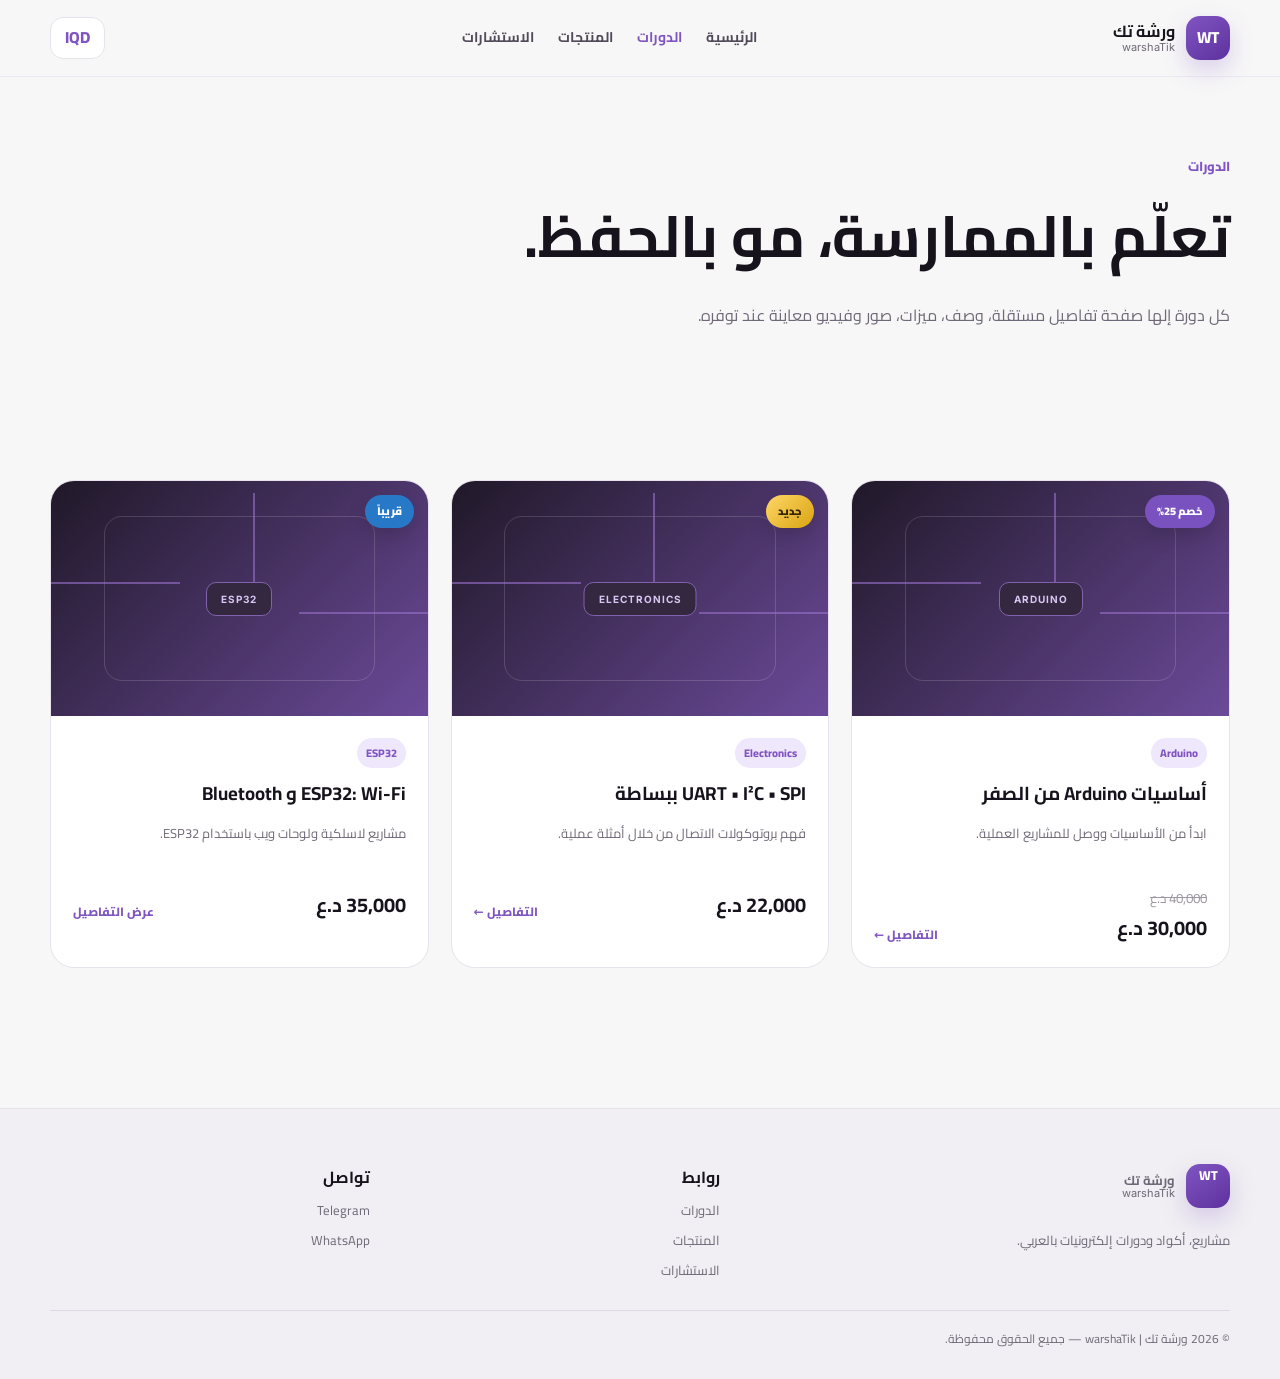
<file: store/courses.html>
<!doctype html><html lang="ar" dir="rtl"><head><meta charset="utf-8"><meta name="viewport" content="width=device-width,initial-scale=1"><meta name="theme-color" content="#8055c2"><link rel="preconnect" href="https://fonts.googleapis.com"><link rel="preconnect" href="https://fonts.gstatic.com" crossorigin><link href="https://fonts.googleapis.com/css2?family=Cairo:wght@400;500;600;700;800;900&family=Inter:wght@600;700;800&display=swap" rel="stylesheet"><link rel="stylesheet" href="styles.css"><title>الدورات | ورشة تك</title></head><body data-page="courses"><header><div class="container nav"><a class="brand" href="index.html"><div class="logo">WT</div><span><strong>ورشة تك</strong><small>warshaTik</small></span></a><nav class="nav-links" id="navLinks"><a data-page="home" href="index.html">الرئيسية</a><a data-page="courses" href="courses.html">الدورات</a><a data-page="products" href="products.html">المنتجات</a><a data-page="consultations" href="consultations.html">الاستشارات</a></nav><div class="nav-actions"><button class="currency-btn" id="currencyToggle">IQD</button><button class="menu-btn" id="menuButton" aria-label="القائمة"><i></i><i></i><i></i></button></div></div></header><main><section class="page-hero"><div class="container"><span class="kicker">الدورات</span><h1>تعلّم بالممارسة، مو بالحفظ.</h1><p>كل دورة إلها صفحة تفاصيل مستقلة، وصف، ميزات، صور وفيديو معاينة عند توفره.</p></div></section><section class="section"><div class="container"><div class="cards-grid" id="courseGrid"></div></div></section></main><footer><div class="container footer-grid"><div><a class="brand" href="index.html"><div class="logo">WT</div><span><strong>ورشة تك</strong><small>warshaTik</small></span></a><p>مشاريع، أكواد ودورات إلكترونيات بالعربي.</p></div><div><strong>روابط</strong><a href="courses.html">الدورات</a><a href="products.html">المنتجات</a><a href="consultations.html">الاستشارات</a></div><div><strong>تواصل</strong><a href="https://t.me/HW2DMbot" target="_blank" rel="noopener">Telegram</a><a href="https://wa.me/9647867419185" target="_blank" rel="noopener">WhatsApp</a></div></div><div class="container copy">© 2026 ورشة تك | warshaTik — جميع الحقوق محفوظة.</div></footer><script src="products.js"></script><script src="shared.js"></script><script>document.addEventListener('DOMContentLoaded',()=>renderListing('course','#courseGrid'));</script></body></html>
</file>
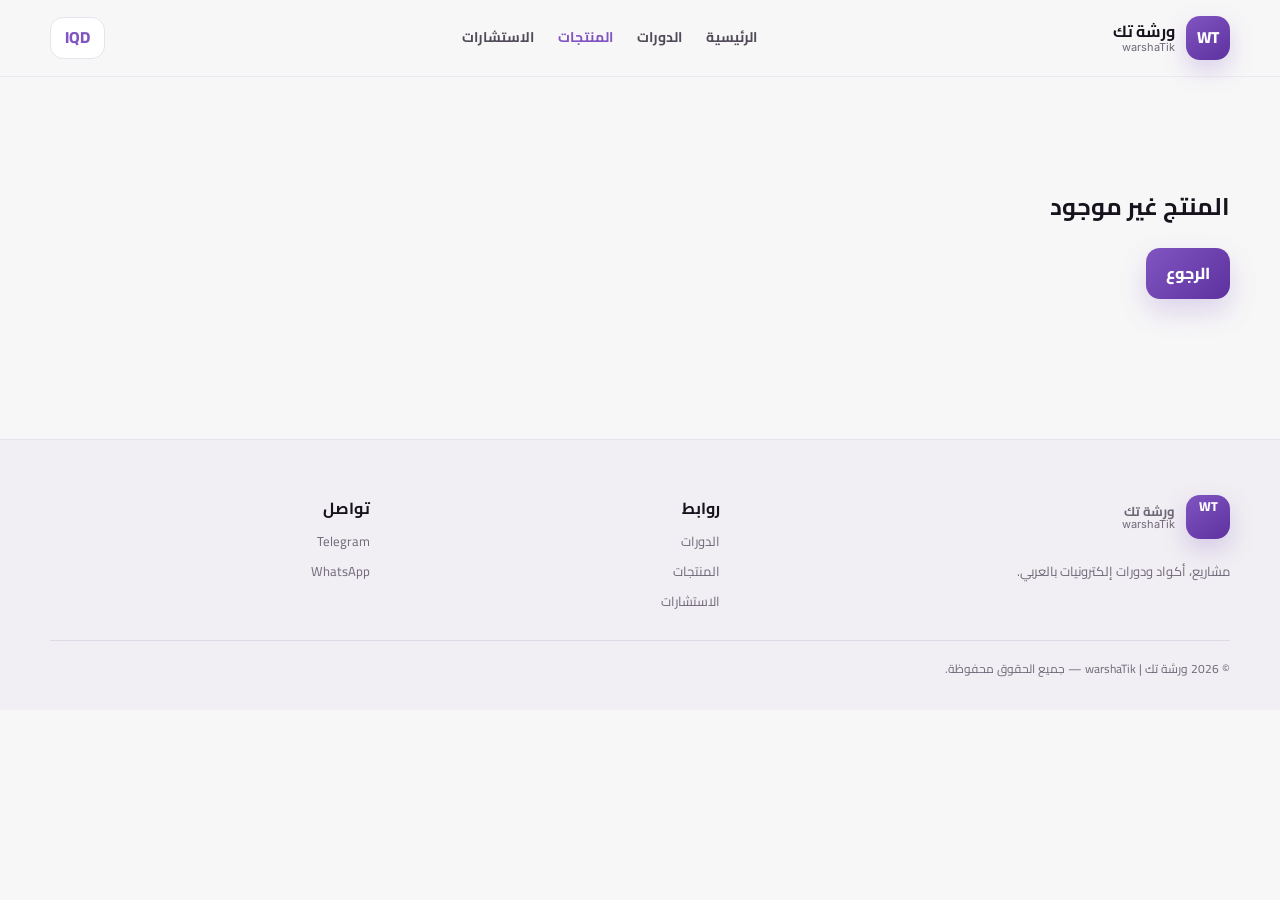
<file: store/product.html>
<!doctype html><html lang="ar" dir="rtl"><head><meta charset="utf-8"><meta name="viewport" content="width=device-width,initial-scale=1"><meta name="theme-color" content="#8055c2"><link rel="preconnect" href="https://fonts.googleapis.com"><link rel="preconnect" href="https://fonts.gstatic.com" crossorigin><link href="https://fonts.googleapis.com/css2?family=Cairo:wght@400;500;600;700;800;900&family=Inter:wght@600;700;800&display=swap" rel="stylesheet"><link rel="stylesheet" href="styles.css"><title>تفاصيل المنتج | ورشة تك</title></head><body data-page="products"><header><div class="container nav"><a class="brand" href="index.html"><div class="logo">WT</div><span><strong>ورشة تك</strong><small>warshaTik</small></span></a><nav class="nav-links" id="navLinks"><a data-page="home" href="index.html">الرئيسية</a><a data-page="courses" href="courses.html">الدورات</a><a data-page="products" href="products.html">المنتجات</a><a data-page="consultations" href="consultations.html">الاستشارات</a></nav><div class="nav-actions"><button class="currency-btn" id="currencyToggle">IQD</button><button class="menu-btn" id="menuButton" aria-label="القائمة"><i></i><i></i><i></i></button></div></div></header><main><section class="section"><div class="container detail-grid" id="detailRoot"></div></section></main><footer><div class="container footer-grid"><div><a class="brand" href="index.html"><div class="logo">WT</div><span><strong>ورشة تك</strong><small>warshaTik</small></span></a><p>مشاريع، أكواد ودورات إلكترونيات بالعربي.</p></div><div><strong>روابط</strong><a href="courses.html">الدورات</a><a href="products.html">المنتجات</a><a href="consultations.html">الاستشارات</a></div><div><strong>تواصل</strong><a href="https://t.me/HW2DMbot" target="_blank" rel="noopener">Telegram</a><a href="https://wa.me/9647867419185" target="_blank" rel="noopener">WhatsApp</a></div></div><div class="container copy">© 2026 ورشة تك | warshaTik — جميع الحقوق محفوظة.</div></footer><script src="products.js"></script><script src="shared.js"></script><script>document.addEventListener('DOMContentLoaded',()=>{const p=new URLSearchParams(location.search),id=p.get('id'),type=p.get('type')||'product',all=[...W.products,...W.courses],item=all.find(x=>x.id===id),root=document.getElementById('detailRoot');if(!item){root.innerHTML='<div><h1>المنتج غير موجود</h1><a class="btn btn-primary" href="products.html">الرجوع</a></div>';return}document.title=item.title+' | ورشة تك';const disabled=['sold','coming'].includes(item.status);root.innerHTML=`<div class="reveal"><div class="gallery-main">${item.statusText?`<span class="${statusClass(item.status)}">${item.statusText}</span>`:''}<div class="big-chip">${item.category.toUpperCase()}</div></div><div class="thumbs">${item.images.map(x=>`<div class="thumb">${x}</div>`).join('')}</div>${item.youtube?`<div class="video-box"><strong>فيديو / معاينة</strong><p>فيديو توضيحي للمنتج أو الدورة.</p><a href="${item.youtube}" target="_blank" rel="noopener">فتح الفيديو ↗</a></div>`:''}</div><div class="detail reveal"><span class="category">${item.category}</span><h1>${item.title}</h1><p class="desc">${item.description}</p><div class="detail-price">${item.old_price_iqd?`<small class="old-price">${money(item,true)}</small>`:''}${money(item)}</div><ul class="feature-list">${item.features.map(x=>`<li>${x}</li>`).join('')}</ul><div style="display:flex;gap:10px;flex-wrap:wrap;margin-top:24px"><button class="btn btn-primary" ${disabled?'disabled style="opacity:.45;cursor:not-allowed"':''}>${disabled?(item.status==='sold'?'غير متوفر حالياً':'قريباً'):'أضف للسلة'}</button><a class="btn btn-ghost" href="${type==='course'?'courses.html':'products.html'}">رجوع</a></div></div>`;reveal()});</script></body></html>
</file>
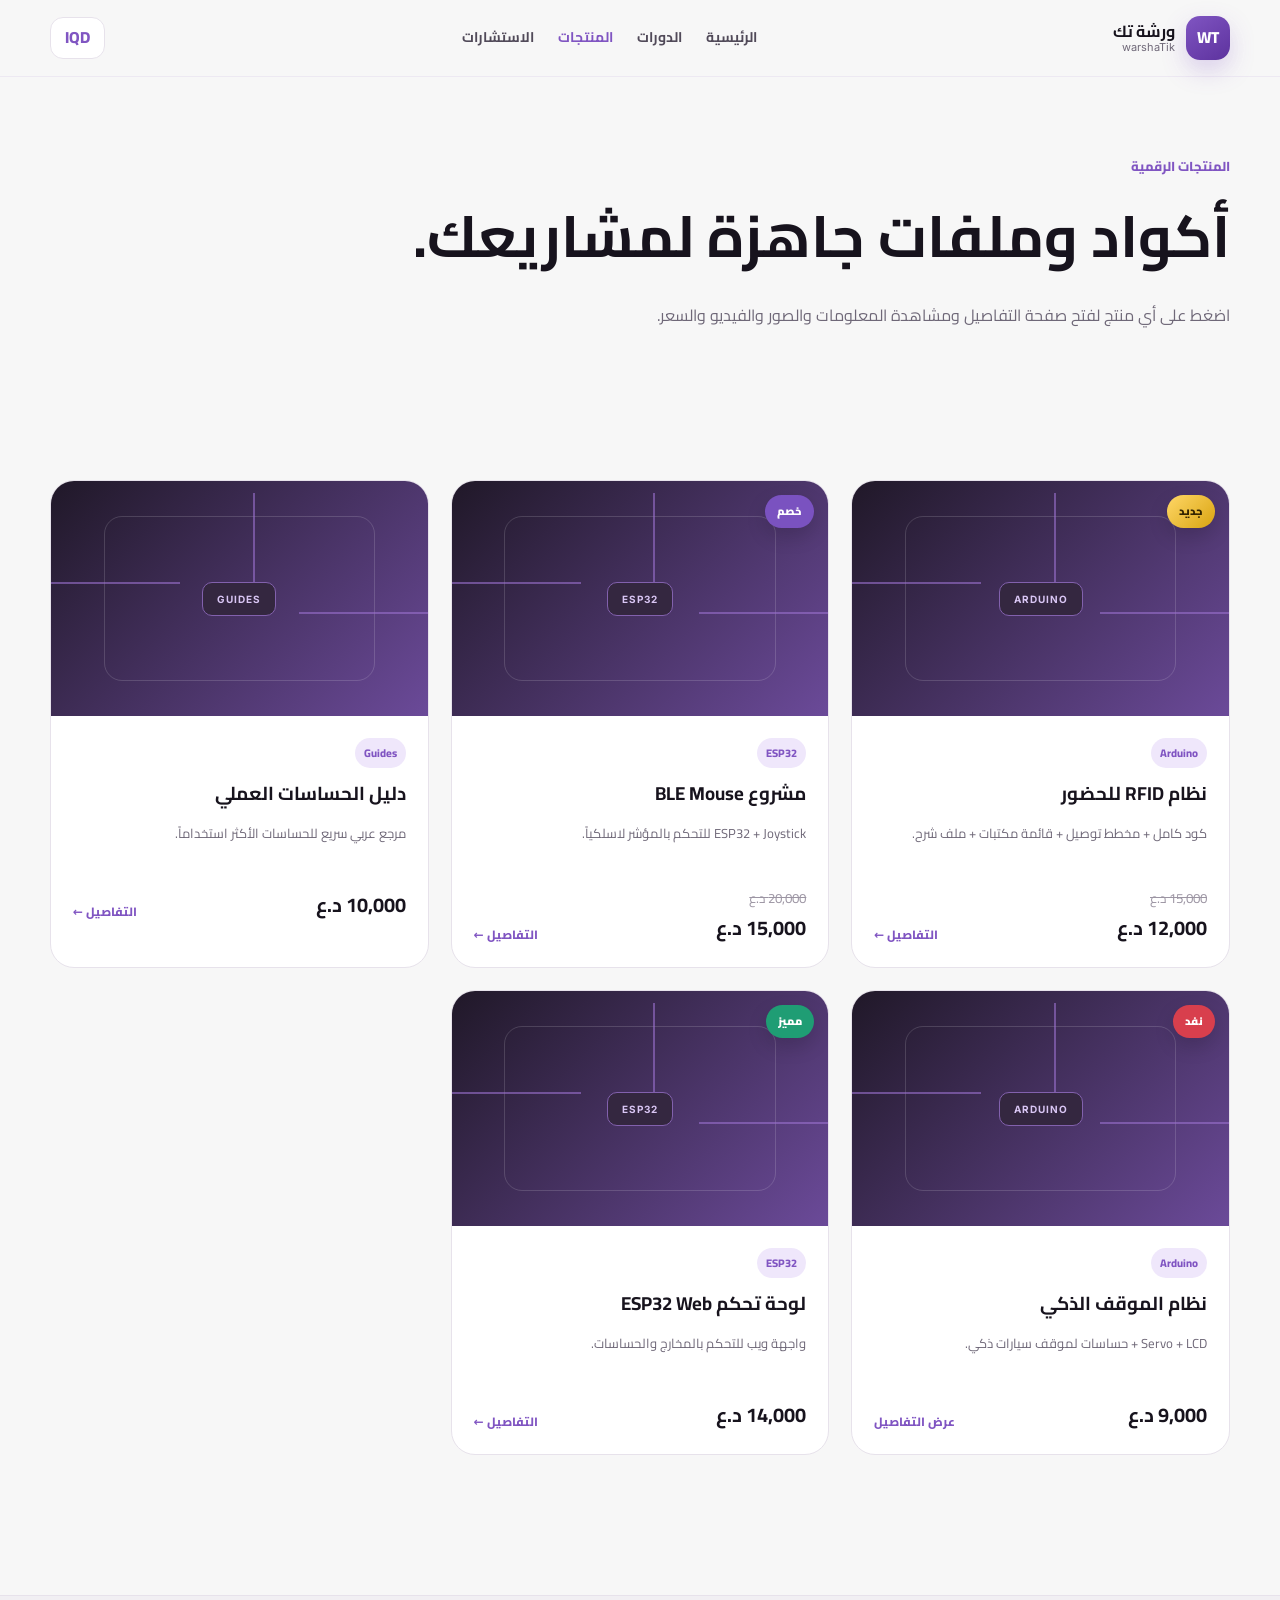
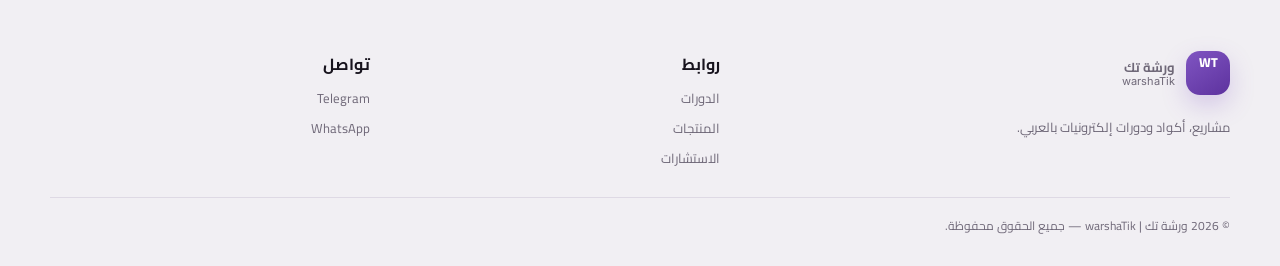
<file: store/products.html>
<!doctype html><html lang="ar" dir="rtl"><head><meta charset="utf-8"><meta name="viewport" content="width=device-width,initial-scale=1"><meta name="theme-color" content="#8055c2"><link rel="preconnect" href="https://fonts.googleapis.com"><link rel="preconnect" href="https://fonts.gstatic.com" crossorigin><link href="https://fonts.googleapis.com/css2?family=Cairo:wght@400;500;600;700;800;900&family=Inter:wght@600;700;800&display=swap" rel="stylesheet"><link rel="stylesheet" href="styles.css"><title>المنتجات | ورشة تك</title></head><body data-page="products"><header><div class="container nav"><a class="brand" href="index.html"><div class="logo">WT</div><span><strong>ورشة تك</strong><small>warshaTik</small></span></a><nav class="nav-links" id="navLinks"><a data-page="home" href="index.html">الرئيسية</a><a data-page="courses" href="courses.html">الدورات</a><a data-page="products" href="products.html">المنتجات</a><a data-page="consultations" href="consultations.html">الاستشارات</a></nav><div class="nav-actions"><button class="currency-btn" id="currencyToggle">IQD</button><button class="menu-btn" id="menuButton" aria-label="القائمة"><i></i><i></i><i></i></button></div></div></header><main><section class="page-hero"><div class="container"><span class="kicker">المنتجات الرقمية</span><h1>أكواد وملفات جاهزة لمشاريعك.</h1><p>اضغط على أي منتج لفتح صفحة التفاصيل ومشاهدة المعلومات والصور والفيديو والسعر.</p></div></section><section class="section"><div class="container"><div class="cards-grid" id="productGrid"></div></div></section></main><footer><div class="container footer-grid"><div><a class="brand" href="index.html"><div class="logo">WT</div><span><strong>ورشة تك</strong><small>warshaTik</small></span></a><p>مشاريع، أكواد ودورات إلكترونيات بالعربي.</p></div><div><strong>روابط</strong><a href="courses.html">الدورات</a><a href="products.html">المنتجات</a><a href="consultations.html">الاستشارات</a></div><div><strong>تواصل</strong><a href="https://t.me/HW2DMbot" target="_blank" rel="noopener">Telegram</a><a href="https://wa.me/9647867419185" target="_blank" rel="noopener">WhatsApp</a></div></div><div class="container copy">© 2026 ورشة تك | warshaTik — جميع الحقوق محفوظة.</div></footer><script src="products.js"></script><script src="shared.js"></script><script>document.addEventListener('DOMContentLoaded',()=>renderListing('product','#productGrid'));</script></body></html>
</file>
<file: styles.css>
:root{--bg:#f7f7f7;--surface:#fff;--text:#17131d;--muted:#6f6878;--purple:#8055c2;--purple2:#5d329e;--soft:#efe7fb;--border:#e7e2eb;--shadow:0 18px 60px rgba(55,35,82,.11);--radius:24px}*{box-sizing:border-box}html{scroll-behavior:smooth}body{margin:0;background:var(--bg);color:var(--text);font-family:"Cairo",system-ui,sans-serif;line-height:1.7}a{text-decoration:none;color:inherit}button,input,select{font:inherit}.container{width:min(1180px,calc(100% - 36px));margin:auto}.section{padding:90px 0}header{position:sticky;top:0;z-index:60;background:rgba(247,247,247,.86);backdrop-filter:blur(18px);border-bottom:1px solid rgba(128,85,194,.08)}.nav{height:76px;display:flex;align-items:center;justify-content:space-between;gap:20px}.brand{display:flex;align-items:center;gap:11px}.logo{width:44px;height:44px;border-radius:14px;background:linear-gradient(145deg,var(--purple),var(--purple2));color:#fff;display:grid;place-items:center;font-weight:800;box-shadow:0 10px 25px rgba(128,85,194,.25)}.brand span{display:flex;flex-direction:column;line-height:1.1}.brand small{font-family:Inter,sans-serif;color:var(--muted);font-size:11px}.nav-links{display:flex;gap:24px;align-items:center}.nav-links a{font-weight:700;font-size:14px;color:#514a59}.nav-links a:hover,.nav-links a.active{color:var(--purple)}.nav-actions{display:flex;gap:9px;align-items:center}.currency-btn,.menu-btn{border:1px solid var(--border);background:#fff;border-radius:13px;height:42px;padding:0 14px;font-weight:800;color:var(--purple);display:inline-flex;align-items:center;justify-content:center}.menu-btn{display:none;width:42px;padding:8px}.menu-btn i{display:block;height:2px;background:#222;margin:5px}.btn{border:0;border-radius:14px;padding:12px 20px;font-weight:800;display:inline-flex;align-items:center;justify-content:center;transition:.25s;cursor:pointer}.btn:hover{transform:translateY(-2px)}.btn-primary{background:linear-gradient(135deg,var(--purple),var(--purple2));color:#fff;box-shadow:0 12px 28px rgba(128,85,194,.23)}.btn-ghost{background:#fff;border:1px solid var(--border)}.btn:disabled{opacity:.55;cursor:not-allowed;transform:none}.disabled-link{pointer-events:none;opacity:.45}.hero{min-height:680px;display:flex;align-items:center}.hero-grid{display:grid;grid-template-columns:1.05fr .95fr;gap:70px;align-items:center}.kicker{color:var(--purple);font-size:13px;font-weight:800}.hero h1{font-size:clamp(42px,6vw,72px);line-height:1.12;margin:14px 0}.hero h1 em{font-style:normal;color:var(--purple)}.hero p{color:var(--muted);font-size:18px;max-width:660px}.hero-actions{display:flex;gap:10px;margin-top:28px}.hero-board{aspect-ratio:1.1;background:linear-gradient(145deg,#fff,#eee8f6);border:1px solid #e3d9ef;border-radius:34px;padding:28px;box-shadow:var(--shadow);transform:rotate(-1.5deg)}.pcb{height:100%;border-radius:24px;background:#1d1723;position:relative;overflow:hidden;color:#fff;padding:30px}.pcb:before{content:"";position:absolute;inset:0;background-image:radial-gradient(circle,#7757a0 1px,transparent 1px);background-size:24px 24px;opacity:.2}.pcb-chip{position:absolute;inset:50% auto auto 50%;transform:translate(-50%,-50%);padding:26px 34px;border:1px solid #8a67ba;background:#342740;border-radius:17px;color:#dbc7f6;font:700 13px Inter;letter-spacing:2px}.trace{position:absolute;background:#8055c2;opacity:.7}.tr1{height:2px;width:40%;left:0;top:50%}.tr2{height:2px;width:40%;right:0;top:50%}.tr3{width:2px;height:36%;left:50%;top:0}.tr4{width:2px;height:36%;left:50%;bottom:0}.quick-grid{display:grid;grid-template-columns:repeat(3,1fr);gap:20px}.quick-card{background:#fff;border:1px solid var(--border);border-radius:var(--radius);padding:28px;transition:.3s}.quick-card:hover{transform:translateY(-6px);box-shadow:var(--shadow)}.quick-icon{width:52px;height:52px;border-radius:16px;background:var(--soft);color:var(--purple);display:grid;place-items:center;font-weight:900}.quick-card h3{margin:18px 0 7px}.quick-card p{color:var(--muted);font-size:14px}.quick-card b{color:var(--purple);font-size:13px}.page-hero{padding:75px 0 45px}.page-hero h1{font-size:clamp(38px,5vw,58px);margin:8px 0}.page-hero p{color:var(--muted);max-width:700px}.cards-grid{display:grid;grid-template-columns:repeat(3,1fr);gap:22px}.product-card{background:#fff;border:1px solid var(--border);border-radius:var(--radius);overflow:hidden;transition:.32s;cursor:pointer}.product-card:hover{transform:translateY(-7px);box-shadow:var(--shadow);border-color:#dacbed}.product-media{aspect-ratio:16/10;background:linear-gradient(135deg,#201828,#6b4a99);position:relative;display:grid;place-items:center}.electronics-art{width:72%;height:70%;border:1px solid rgba(255,255,255,.15);border-radius:18px;position:relative}.chip{position:absolute;inset:50% auto auto 50%;transform:translate(-50%,-50%);background:#342740;color:#d9c6f4;border:1px solid #8261ad;padding:10px 14px;border-radius:10px;font:700 10px Inter;letter-spacing:1px}.wire{position:absolute;background:#9a70ce;opacity:.6}.w1{height:2px;width:50%;left:-22%;top:40%}.w2{height:2px;width:50%;right:-22%;top:58%}.w3{width:2px;height:55%;left:55%;top:-15%}.product-body{padding:22px}.category{font-size:11px;font-weight:800;color:var(--purple);background:var(--soft);padding:5px 9px;border-radius:20px}.product-body h3{margin:12px 0 5px}.product-body p{color:var(--muted);font-size:13px;min-height:48px}.price-row{display:flex;justify-content:space-between;align-items:end;gap:12px;margin-top:18px}.price-row strong{font-size:20px}.old-price{text-decoration:line-through;color:#9c95a3;display:block}.view-btn{font-size:12px;font-weight:800;color:var(--purple)}.flag{position:absolute;top:14px;right:14px;z-index:2;border-radius:999px;padding:7px 12px;font-size:11px;font-weight:900;box-shadow:0 8px 20px rgba(0,0,0,.15);animation:flagpop 1.8s ease-in-out infinite alternate}.flag-new{background:linear-gradient(135deg,#ffd767,#d9a411);color:#352600}.flag-sale{background:#7a52c0;color:#fff}.flag-sold{background:#d83f4d;color:#fff}.flag-featured{background:#1f9d74;color:#fff}.flag-coming{background:#2878c8;color:#fff}.flag-normal{display:none}@keyframes flagpop{from{transform:translateY(0) scale(1)}to{transform:translateY(-3px) scale(1.035)}}.detail-grid{display:grid;grid-template-columns:1fr 1fr;gap:55px;align-items:start}.gallery-main{aspect-ratio:16/10;background:linear-gradient(135deg,#1d1724,#7452a5);border-radius:28px;position:relative;display:grid;place-items:center;color:#fff;overflow:hidden}.gallery-main .big-chip{padding:24px 30px;border:1px solid #8d6cb8;background:#342840;border-radius:16px;font:700 13px Inter;letter-spacing:2px}.thumbs{display:grid;grid-template-columns:repeat(3,1fr);gap:10px;margin-top:10px}.thumb{aspect-ratio:16/10;border-radius:14px;background:#eae4f2;border:1px solid var(--border);display:grid;place-items:center;font-size:11px;color:var(--muted);cursor:pointer}.detail h1{font-size:clamp(32px,4vw,50px);line-height:1.2;margin:12px 0}.detail .desc{color:var(--muted)}.detail-price{font-size:30px;font-weight:900;margin:20px 0}.feature-list{list-style:none;padding:0}.feature-list li{padding:8px 0}.feature-list li:before{content:"✓";color:var(--purple);font-weight:900;margin-left:8px}.video-box{margin-top:24px;background:#fff;border:1px solid var(--border);border-radius:18px;padding:18px}.video-box a{color:var(--purple);font-weight:800}.consult-grid{display:grid;grid-template-columns:1fr 1fr;gap:22px}.consult-card{background:#fff;border:1px solid var(--border);border-radius:26px;padding:30px;position:relative;overflow:hidden}.consult-card h2{margin:10px 0}.consult-card p,.consult-card li{color:var(--muted)}.consult-price{font-size:32px;font-weight:900;color:var(--purple);margin:18px 0}.contact-row{display:flex;gap:10px;flex-wrap:wrap}.contact-row a{flex:1;min-width:180px}.cart-layout,.checkout-grid{display:grid;grid-template-columns:minmax(0,1fr) 360px;gap:24px;align-items:start}.cart-list{display:flex;flex-direction:column;gap:14px}.cart-item{background:#fff;border:1px solid var(--border);border-radius:22px;padding:16px;display:grid;grid-template-columns:140px minmax(0,1fr) auto;gap:18px;align-items:center}.cart-item-media{height:100px;border-radius:16px;overflow:hidden;background:linear-gradient(135deg,#21182a,#6e4b9d);display:grid;place-items:center;color:#fff;font-weight:800}.cart-item-media img{width:100%;height:100%;object-fit:cover}.cart-item-info h3{margin:6px 0}.cart-item-info p{margin:0;color:var(--muted);font-size:13px}.cart-item-info strong{display:block;margin-top:8px}.remove-cart{border:0;background:#fff1f2;color:#b42334;border-radius:12px;padding:9px 13px;font-weight:800;cursor:pointer}.cart-summary,.checkout-card,.empty-card,.order-ready{background:#fff;border:1px solid var(--border);border-radius:24px;padding:24px}.cart-summary{position:sticky;top:96px}.cart-summary h2,.checkout-card h2,.order-ready h2{margin-top:0}.summary-line,.checkout-mini{display:flex;justify-content:space-between;gap:14px;padding:12px 0;border-bottom:1px solid var(--border)}.summary-line.total{font-size:19px;border-bottom:0;margin-top:8px}.cart-summary .btn{width:100%;margin-top:10px}.checkout-card label{display:flex;flex-direction:column;gap:7px;font-weight:700}.checkout-card input{width:100%;padding:13px 14px;border:1px solid var(--border);border-radius:13px;background:#fff;outline:none}.checkout-card input:focus{border-color:#b99ada;box-shadow:0 0 0 3px rgba(128,85,194,.08)}.security-note{margin:16px 0;background:#f3edfb;border:1px solid #e2d6f2;padding:14px 16px;border-radius:15px;color:#5f5270;font-size:13px}.checkout-status{color:#b42334;font-weight:700}.order-ready{border-color:#d9caec}.empty-card{text-align:center;padding:48px 24px}.empty-card p{color:var(--muted)}footer{margin-top:50px;padding:55px 0 30px;border-top:1px solid var(--border);background:#f1eff3}.footer-grid{display:grid;grid-template-columns:1.5fr 1fr 1fr;gap:30px}.footer-grid p,.footer-grid a{color:var(--muted);font-size:13px}.footer-grid div{display:flex;flex-direction:column;gap:8px}.copy{border-top:1px solid #ded9e4;margin-top:28px;padding-top:18px;color:var(--muted);font-size:12px}.reveal{opacity:0;transform:translateY(22px);transition:.7s}.reveal.visible{opacity:1;transform:none}@media(max-width:900px){.nav-links{position:absolute;top:76px;right:18px;left:18px;background:#fff;border:1px solid var(--border);border-radius:18px;padding:18px;display:none;flex-direction:column;align-items:stretch;box-shadow:var(--shadow)}.nav-links.open{display:flex}.menu-btn{display:block}.hero-grid,.detail-grid,.consult-grid,.cart-layout,.checkout-grid{grid-template-columns:1fr}.cards-grid,.quick-grid{grid-template-columns:repeat(2,1fr)}.hero{min-height:auto}.footer-grid{grid-template-columns:1fr 1fr}.cart-summary{position:static}.cart-item{grid-template-columns:110px 1fr}}@media(max-width:600px){.container{width:min(100% - 24px,1180px)}.section{padding:65px 0}.hero{padding:55px 0}.hero h1{font-size:42px}.hero-actions{flex-direction:column}.cards-grid,.quick-grid,.footer-grid{grid-template-columns:1fr}.product-body p{min-height:0}.detail-grid{gap:28px}.page-hero{padding-top:55px}.currency-btn{padding:0 10px}.cart-item{grid-template-columns:1fr}.cart-item-media{height:170px}.remove-cart{justify-self:start}}
/* WarshaTik interactive electronics background */
:root{--fx-x:50vw;--fx-y:42vh}
body{position:relative;isolation:isolate;overflow-x:hidden}
body::before,body::after{content:"";position:fixed;inset:0;pointer-events:none;z-index:-1;background-repeat:repeat;background-size:510px 390px;background-position:center top;background-image:url("data:image/svg+xml,%3Csvg xmlns='http://www.w3.org/2000/svg' width='680' height='520' viewBox='0 0 680 520' fill='none' stroke='%238055c2' stroke-width='2.1' stroke-linecap='round' stroke-linejoin='round'%3E%3Cg%3E%3Cpath d='M32 52h22l8-12 12 24 12-24 12 24 12-12h24'/%3E%3Cpath d='M178 34v36m14-36v36m-34-18h20m14 0h22'/%3E%3Cpath d='M262 36v34l31-17-31-17Zm31 17h28'/%3E%3Cpath d='M360 37c20 0 20 32 0 32h-24V37h24Zm20 16h18'/%3E%3Cpath d='M447 36c-18 0-18 34 0 34h25c18 0 18-34 0-34h-25Zm43 17h17'/%3E%3Cpath d='M541 54c8-25 18-25 26 0s18 25 26 0 18-25 26 0'/%3E%3Cpath d='M65 126h18l10-13 11 26 10-26 11 26 10-13h18'/%3E%3Crect x='192' y='103' width='58' height='45' rx='5'/%3E%3Cpath d='M183 112h9m-9 13h9m-9 13h9m58-26h9m-9 13h9m-9 13h9'/%3E%3Cpath d='M309 102v46m16-46v46m-35-23h19m16 0h20'/%3E%3Cpath d='M382 105h28l-14 20 14 20h-28l14-20-14-20Zm28 20h25'/%3E%3Cpath d='M491 106h42v42h-42zM500 97v9m12-9v9m12-9v9m-24 51v-9m12 9v-9m12 9v-9'/%3E%3Cpath d='M573 106h54v42h-54zM582 118h12v18h-12m20-18h16m-16 9h16m-16 9h16'/%3E%3Cpath d='M40 212h48m-24-24v48m24-24h18'/%3E%3Ccircle cx='64' cy='212' r='12'/%3E%3Cpath d='M160 190v44m0-22h31m-31 0-22-20m22 20-22 20'/%3E%3Cpath d='M231 234h52m-26 0v-30m-17 44h34m-28 12h22'/%3E%3Cpath d='M334 189c11 0 11 17 22 17s11-17 22-17 11 17 22 17 11-17 22-17'/%3E%3Cpath d='M479 190h44v44h-44zM471 200h8m-8 12h8m-8 12h8m52-24h8m-8 12h8m-8 12h8'/%3E%3Cpath d='M584 187l34 21-34 21v-42Zm34 21h24'/%3E%3Cpath d='M43 310h28m0 0 16-14m-16 14 16 14m-44-14h-9'/%3E%3Cpath d='M131 290h52v40h-52zM140 301h34m-34 9h22m-22 9h28'/%3E%3Cpath d='M240 295h16v30h-16m16-15h24m-40 0h-19'/%3E%3Ccircle cx='350' cy='310' r='24'/%3E%3Cpath d='M350 286v48m-24-24h48'/%3E%3Cpath d='M438 292h34l18 18-18 18h-34z'/%3E%3Cpath d='M454 292v-15m0 51v15m36-33h22'/%3E%3Cpath d='M570 295h20l7-10 9 20 9-20 9 20 8-10h18'/%3E%3Cpath d='M36 414h42m-21-23v46m-11 0h22m-16 10h10'/%3E%3Cpath d='M139 389c18 0 33 15 33 33s-15 33-33 33-33-15-33-33 15-33 33-33Zm0 33 17-13'/%3E%3Cpath d='M225 397h46v50h-46zM234 406h28v13h-28m0 8h9m8 0h11m-28 9h28'/%3E%3Cpath d='M326 396v52m18-52v52m-37-26h19m18 0h20'/%3E%3Cpath d='M416 404h22m0 0 11-15m-11 15 11 15m-33-15h-16m49 0h26'/%3E%3Crect x='523' y='390' width='62' height='58' rx='5'/%3E%3Ccircle cx='543' cy='410' r='7'/%3E%3Cpath d='M560 402h15m-15 9h15m-42 19h42'/%3E%3Cpath d='M629 392v48m-16-24h32'/%3E%3C/g%3E%3C/svg%3E")}
body::before{opacity:.022}
body::after{opacity:.13;filter:drop-shadow(0 0 4px rgba(128,85,194,.22));-webkit-mask-image:radial-gradient(circle 235px at var(--fx-x) var(--fx-y),#000 0 31%,rgba(0,0,0,.95) 47%,rgba(0,0,0,.45) 69%,transparent 100%);mask-image:radial-gradient(circle 235px at var(--fx-x) var(--fx-y),#000 0 31%,rgba(0,0,0,.95) 47%,rgba(0,0,0,.45) 69%,transparent 100%);transition:opacity .28s ease}
html:not(.fx-active):not(.fx-mobile) body::after{opacity:.035}
main{position:relative;z-index:1}
footer{position:relative;z-index:1}
header{z-index:60}
@media (max-width:900px),(pointer:coarse){
  body::before{opacity:.018;animation:warshaPatternDrift 24s linear infinite alternate}
  body::after{opacity:.09;-webkit-mask-image:radial-gradient(circle 48vw at 50% 44%,#000 0 24%,rgba(0,0,0,.78) 55%,transparent 100%);mask-image:radial-gradient(circle 48vw at 50% 44%,#000 0 24%,rgba(0,0,0,.78) 55%,transparent 100%);animation:warshaMobileGlow 7s ease-in-out infinite,warshaPatternDrift 30s linear infinite alternate}
}
@keyframes warshaMobileGlow{0%,100%{opacity:.035;filter:drop-shadow(0 0 2px rgba(128,85,194,.12))}50%{opacity:.105;filter:drop-shadow(0 0 5px rgba(128,85,194,.24))}}
@keyframes warshaPatternDrift{from{background-position:0 0}to{background-position:55px 36px}}
@media (prefers-reduced-motion:reduce){
  body::before,body::after{animation:none!important;transition:none!important}
  body::after{opacity:.035;-webkit-mask-image:none;mask-image:none;filter:none}
}

/* WarshaTik logo + branded loading animation */
.logo.warsha-logo{width:54px;height:42px;border-radius:0;background:transparent;box-shadow:none;padding:0;overflow:visible;display:grid;place-items:center}
.logo.warsha-logo svg{width:100%;height:100%;display:block;overflow:visible;filter:drop-shadow(0 6px 10px rgba(128,85,194,.18));transition:transform .22s ease,filter .22s ease}
.brand:hover .logo.warsha-logo svg{transform:translateY(-1px);filter:drop-shadow(0 8px 13px rgba(128,85,194,.25))}
.wt-brand-loader{position:fixed;inset:0;z-index:10000;display:grid;place-items:center;background:rgba(247,247,247,.982);backdrop-filter:blur(7px);opacity:1;visibility:visible;transition:opacity .42s ease,visibility .42s ease}
.wt-brand-loader.done{opacity:0;visibility:hidden}
.wt-loader-inner{display:flex;flex-direction:column;align-items:center;gap:10px}
.wt-loader-mark{width:min(300px,57vw);height:auto;display:block;overflow:visible;filter:drop-shadow(0 12px 24px rgba(128,85,194,.12));shape-rendering:geometricPrecision}
.wt-left-ghost{fill:rgba(128,85,194,.045);stroke:rgba(128,85,194,.07);stroke-width:2}
.wt-tick-solid{opacity:1}
.wt-loader-mark{animation:wtLoaderGlow .42s ease 2.08s both}
@keyframes wtLoaderGlow{0%{filter:drop-shadow(0 12px 24px rgba(128,85,194,.12))}50%{filter:drop-shadow(0 10px 24px rgba(128,85,194,.28))}100%{filter:drop-shadow(0 12px 24px rgba(128,85,194,.14))}}
@media(max-width:600px){.logo.warsha-logo{width:47px;height:38px}.wt-loader-mark{width:min(250px,65vw)}}
@media(prefers-reduced-motion:reduce){.wt-loader-mark{animation:none!important}}

.brand small{display:none!important}

/* Storefront customization */
.home-hero-image{width:100%;height:100%;object-fit:cover;border-radius:24px;display:block}
.news-strip{border-top:1px solid rgba(128,85,194,.1);border-bottom:1px solid rgba(128,85,194,.1);background:rgba(255,255,255,.72);backdrop-filter:blur(10px);overflow:hidden}
.news-inner{display:flex;align-items:center;gap:18px;min-height:54px}
.news-label{flex:0 0 auto;color:#fff;background:linear-gradient(135deg,var(--purple),var(--purple2));padding:7px 12px;border-radius:999px;font-size:12px}
.news-window{overflow:hidden;min-width:0;flex:1}
.news-track{display:flex;gap:42px;width:max-content;animation:newsScroll 28s linear infinite}
.news-track span{white-space:nowrap;color:#514a59;font-size:13px;font-weight:700}
@keyframes newsScroll{from{transform:translateX(0)}to{transform:translateX(50%)}}
.digital-warning{margin:18px 0;padding:14px 16px;border:1px solid #efb5bb;background:#fff1f2;color:#9f2430;border-radius:15px;display:flex;gap:9px;align-items:flex-start}
.digital-warning strong{flex:0 0 auto}
.digital-warning span{font-size:13px}
.rec-section{padding-top:10px}
.section-head{display:flex;justify-content:space-between;align-items:end;margin-bottom:18px}
.section-head h2{margin:5px 0 0}
@media(max-width:600px){.news-inner{gap:10px}.news-label{font-size:11px}.news-track{gap:26px;animation-duration:22s}}
@media(prefers-reduced-motion:reduce){.news-track{animation:none}}

/* Large homepage news/banner carousel */
.home-banner-section{padding:26px 0 8px}
.home-banner-shell{position:relative}
.home-banner-stage{min-height:360px}
.home-banner-card{position:relative;min-height:360px;border-radius:34px;overflow:hidden;background:linear-gradient(135deg,#f0ecf5,#fff);border:1px solid #e8e2ee}
.home-banner-image{position:absolute;inset:0;width:100%;height:100%;object-fit:cover}
.home-banner-overlay{position:absolute;inset:0;background:linear-gradient(90deg,rgba(247,247,247,.05) 0%,rgba(247,247,247,.15) 38%,rgba(247,247,247,.94) 78%,rgba(247,247,247,.98) 100%)}
.home-banner-content{position:relative;z-index:2;width:min(46%,540px);margin-right:auto;padding:54px 58px;min-height:360px;display:flex;flex-direction:column;justify-content:center;align-items:flex-start}
.home-banner-kicker{color:var(--purple);font-weight:900;font-size:13px}
.home-banner-content h2{font-size:clamp(30px,4vw,52px);line-height:1.18;margin:10px 0 8px}
.home-banner-content p{font-size:17px;color:#5d5664;margin:0 0 22px}
.banner-arrow{position:absolute;top:50%;transform:translateY(-50%);z-index:4;width:42px;height:42px;border-radius:50%;border:1px solid #e1d9e9;background:rgba(255,255,255,.92);color:#8055c2;font-size:28px;line-height:1;cursor:pointer;box-shadow:0 7px 22px rgba(55,35,82,.08)}
.banner-prev{right:-18px}.banner-next{left:-18px}
.banner-dots{display:flex;justify-content:center;gap:7px;margin-top:12px}
.banner-dots button{width:8px;height:8px;border:0;border-radius:999px;background:#d8cee6;padding:0;cursor:pointer;transition:.2s}
.banner-dots button.active{width:24px;background:#8055c2}
@media(max-width:800px){
  .home-banner-stage,.home-banner-card{min-height:390px}
  .home-banner-overlay{background:linear-gradient(0deg,rgba(247,247,247,.98) 0%,rgba(247,247,247,.88) 43%,rgba(247,247,247,.12) 75%,rgba(247,247,247,.04) 100%)}
  .home-banner-content{width:100%;min-height:390px;padding:185px 24px 28px;justify-content:flex-end;align-items:stretch}
  .home-banner-content h2{font-size:30px}
  .home-banner-content p{font-size:14px}
  .home-banner-content .btn{align-self:flex-start}
  .banner-prev{right:8px}.banner-next{left:8px}
}

/* Homepage banner positioning refinement */
.home-banner-section{padding:34px 0 14px}
.home-banner-stage,.home-banner-card{min-height:390px}
.home-banner-content{
  width:min(44%,520px);
  margin-left:auto;
  margin-right:0;
  padding:52px 60px;
  min-height:390px;
  text-align:right;
  align-items:flex-start;
  direction:rtl;
}
.home-banner-content h2,
.home-banner-content p,
.home-banner-kicker{width:100%;text-align:right}
.home-banner-content .btn{align-self:flex-start}
.home-banner-overlay{
  background:linear-gradient(270deg,rgba(247,247,247,.98) 0%,rgba(247,247,247,.92) 28%,rgba(247,247,247,.42) 52%,rgba(247,247,247,.08) 75%,rgba(247,247,247,0) 100%)
}
@media(max-width:800px){
  .home-banner-content{
    width:100%;
    margin:0;
    padding:190px 24px 28px;
    min-height:390px;
    text-align:right;
    align-items:flex-start;
  }
  .home-banner-content h2,
  .home-banner-content p,
  .home-banner-kicker{text-align:right}
}

/* Wider readable area for homepage banner text */
.home-banner-content{
  width:min(52%,640px);
  padding-right:72px;
  padding-left:72px;
}
.home-banner-overlay{
  background:linear-gradient(270deg,
    rgba(247,247,247,.99) 0%,
    rgba(247,247,247,.98) 30%,
    rgba(247,247,247,.90) 48%,
    rgba(247,247,247,.58) 62%,
    rgba(247,247,247,.18) 78%,
    rgba(247,247,247,0) 100%);
}
.iraq-warning{
  margin:18px 0;
  padding:14px 16px;
  border:1px solid #f0c36b;
  background:#fff8e8;
  color:#7a5600;
  border-radius:15px;
  display:flex;
  gap:9px;
  align-items:flex-start;
}
.iraq-warning strong{flex:0 0 auto}
.iraq-warning span{font-size:13px}
@media(max-width:800px){
  .home-banner-content{width:100%;padding:190px 24px 28px}
  .home-banner-overlay{
    background:linear-gradient(0deg,
      rgba(247,247,247,.99) 0%,
      rgba(247,247,247,.96) 38%,
      rgba(247,247,247,.72) 56%,
      rgba(247,247,247,.16) 78%,
      rgba(247,247,247,0) 100%);
  }
}

/* Fallback homepage hero shown only when news slider is disabled */
.fallback-hero{padding:90px 0 55px}
.fallback-hero-inner{max-width:900px;margin-right:0;margin-left:auto;text-align:right}
.fallback-hero h1{font-size:clamp(42px,6vw,72px);line-height:1.12;margin:14px 0}
.fallback-hero h1 em{font-style:normal;color:var(--purple)}
.fallback-hero p{color:var(--muted);font-size:18px;max-width:760px}
@media(max-width:600px){
  .fallback-hero{padding:58px 0 32px}
  .fallback-hero h1{font-size:42px}
}

/* Center fallback hero and make quick-section icons more prominent */
.fallback-hero-inner{
  max-width:980px;
  margin:0 auto;
  text-align:center;
  display:flex;
  flex-direction:column;
  align-items:center;
}
.fallback-hero .kicker,
.fallback-hero h1,
.fallback-hero p{width:100%;text-align:center}
.fallback-hero p{margin-left:auto;margin-right:auto}
.fallback-hero .hero-actions{justify-content:center}

.quick-card{text-align:center;position:relative;overflow:hidden}
.quick-card::before{
  content:"";
  position:absolute;
  width:120px;height:120px;
  border-radius:50%;
  background:radial-gradient(circle,rgba(128,85,194,.13),rgba(128,85,194,0) 70%);
  top:-42px;left:50%;transform:translateX(-50%);
  pointer-events:none;
}
.quick-icon{
  width:68px;height:68px;
  border-radius:22px;
  margin:0 auto;
  font-size:29px;
  background:linear-gradient(145deg,#f4ecff,#e5d4fa);
  border:1px solid #dfcdf4;
  box-shadow:0 12px 28px rgba(128,85,194,.20);
  transform:translateY(0);
  transition:transform .28s ease,box-shadow .28s ease;
}
.quick-card:hover .quick-icon{
  transform:translateY(-6px) scale(1.08);
  box-shadow:0 18px 34px rgba(128,85,194,.28);
}
.quick-card h3{font-size:21px}
.quick-card b{display:inline-block;margin-top:6px}
@media(max-width:600px){
  .fallback-hero-inner{padding-inline:6px}
  .fallback-hero .hero-actions{width:100%}
  .quick-icon{width:62px;height:62px;font-size:26px}
}

/* Hard-center fallback hero */
body[data-page="home"] .fallback-hero{
  display:grid;
  place-items:center;
  min-height:560px;
  padding:70px 0;
}
body[data-page="home"] .fallback-hero-centered{
  width:min(920px,calc(100% - 36px)) !important;
  max-width:920px !important;
  margin-left:auto !important;
  margin-right:auto !important;
  padding-left:0 !important;
  padding-right:0 !important;
  text-align:center !important;
  align-items:center !important;
  justify-content:center !important;
}
body[data-page="home"] .fallback-hero-centered .kicker,
body[data-page="home"] .fallback-hero-centered h1,
body[data-page="home"] .fallback-hero-centered p{
  width:100% !important;
  max-width:100% !important;
  margin-left:auto !important;
  margin-right:auto !important;
  text-align:center !important;
}
body[data-page="home"] .fallback-hero-centered .hero-actions{
  width:100%;
  justify-content:center !important;
  align-items:center;
}
@media(max-width:600px){
  body[data-page="home"] .fallback-hero{min-height:auto;padding:56px 0 36px}
  body[data-page="home"] .fallback-hero-centered{width:min(100% - 24px,920px) !important}
}

/* Keep remaining homepage section cards centered when one or more sections are hidden */
body[data-page="home"] .quick-grid{
  display:flex;
  flex-wrap:wrap;
  justify-content:center;
  align-items:stretch;
  gap:20px;
}
body[data-page="home"] .quick-card{
  flex:0 1 360px;
  width:min(360px,100%);
  max-width:380px;
}
@media(max-width:900px){
  body[data-page="home"] .quick-card{flex-basis:calc(50% - 10px);max-width:420px}
}
@media(max-width:600px){
  body[data-page="home"] .quick-card{flex-basis:100%;max-width:100%}
}
/* Reduce work for off-screen long pages */
.product-card,.quick-card,.consult-card{content-visibility:auto;contain-intrinsic-size:320px 430px}

/* Lock product gallery and thumbnails to fixed 16:10 frames */
.detail-grid{align-items:start}
.detail-grid>div{min-width:0}
.gallery-main{
  width:100%;
  aspect-ratio:16/10;
  height:auto !important;
  min-height:0 !important;
  max-height:none !important;
  overflow:hidden;
}
.gallery-main .gallery-photo{
  position:absolute;
  inset:0;
  width:100% !important;
  height:100% !important;
  max-width:100%;
  max-height:100%;
  object-fit:cover !important;
  object-position:center;
  display:block;
}
.thumbs{
  grid-template-columns:repeat(3,minmax(0,1fr));
  align-items:start;
}
.thumb{
  position:relative;
  width:100%;
  aspect-ratio:16/10;
  height:auto !important;
  min-height:0 !important;
  overflow:hidden;
  padding:0;
}
.thumb img{
  position:absolute;
  inset:0;
  width:100% !important;
  height:100% !important;
  max-width:100%;
  max-height:100%;
  object-fit:cover !important;
  object-position:center;
  display:block;
}
@media(max-width:760px){
  .detail-grid{grid-template-columns:1fr}
  .thumbs{grid-template-columns:repeat(3,minmax(0,1fr))}
}

/* Consultation ticket flow */
.ticket-modal[hidden]{display:none}
.ticket-modal{position:fixed;inset:0;z-index:12000;background:rgba(24,19,31,.62);display:grid;place-items:center;padding:20px;backdrop-filter:blur(8px)}
.ticket-modal-card{position:relative;width:min(520px,100%);background:#fff;border:1px solid var(--border);border-radius:24px;padding:28px;box-shadow:0 26px 70px rgba(35,20,50,.22)}
.ticket-modal-card h2{margin:8px 0}.ticket-modal-card>p{color:var(--muted)}
.ticket-modal-card label{display:flex;flex-direction:column;gap:7px;margin:18px 0 10px;font-weight:800}
.ticket-modal-card input{border:1px solid var(--border);border-radius:13px;padding:13px 15px;font:800 20px/1 Inter,Cairo,sans-serif;letter-spacing:4px;text-align:center}
.ticket-close{position:absolute;left:16px;top:14px;border:0;background:#f3eef8;width:34px;height:34px;border-radius:50%;font-size:20px;cursor:pointer}
.ticket-valid,.ticket-error,.ticket-payment-note,.ticket-receipt{margin-top:14px;padding:14px 16px;border-radius:14px}
.ticket-valid{background:#f7f3fc;border:1px solid #e4d9f1}.ticket-valid>strong{color:#6f3ab2}
.ticket-error{background:#fff1f2;border:1px solid #f2b8bf;color:#a32936}
.ticket-payment-note{background:#fff8e8;border:1px solid #f1ca79;color:#735100}
.ticket-receipt{background:#effaf5;border:1px solid #bfe5d3;color:#176247}
.ticket-receipt p,.ticket-valid p{margin:6px 0}

.consult-contact-buttons{display:flex;gap:10px;flex-wrap:wrap;margin:10px 0 2px}
.consult-contact-buttons .btn{flex:1;min-width:150px}
.ticket-modal-card textarea{width:100%;min-height:105px;resize:vertical;border:1px solid var(--border);border-radius:13px;padding:12px 14px;font:600 14px/1.8 Cairo,sans-serif;letter-spacing:0;text-align:right}

/* Keep consultation typing lightweight on phones */
.consult-contact-buttons button{font:inherit;cursor:pointer}
.consult-contact-status{min-height:20px;margin:8px 0 0;color:#8055c2;font-weight:700}
.ticket-modal{backdrop-filter:none}
.ticket-modal-card textarea{
  contain:content;
  will-change:auto;
  transform:none;
}
@media(min-width:900px){
  .ticket-modal{background:rgba(24,19,31,.58)}
}

/* Simple 3-step consultation booking */
.consult-steps-card{width:min(560px,100%)}
.consult-stepper{display:grid;grid-template-columns:repeat(3,1fr);gap:8px;margin:2px 0 24px}
.consult-step{display:flex;align-items:center;gap:8px;padding:9px 10px;border-radius:12px;background:#f5f2f8;color:#8a8290;font-size:12px;font-weight:800}
.consult-step span{width:26px;height:26px;border-radius:50%;display:grid;place-items:center;background:#e8e0f0}
.consult-step.active{background:#f1e8fb;color:#6d36ad}
.consult-step.active span{background:#8055c2;color:#fff}
.consult-step-panel{display:none}
.consult-step-panel.active{display:block}
.consult-step-panel h2{font-size:23px;margin:0 0 8px}
.consult-step-panel>p{color:var(--muted);margin:0 0 14px}
.consult-step-panel .btn{width:100%;justify-content:center}
.consult-next-link{display:block;margin:12px auto 0;border:0;background:transparent;color:#8055c2;font:800 13px Cairo,sans-serif;cursor:pointer}
@media(max-width:520px){
  .consult-stepper{gap:5px}
  .consult-step{padding:7px 5px;gap:5px;font-size:10px}
  .consult-step span{width:22px;height:22px}
  .consult-step-panel h2{font-size:20px}
}

/* Cleaner consultation modal without top stepper */
.consult-stepper{display:none!important}
.consult-steps-card{padding-top:34px}
.consult-step-panel h2{font-size:25px;margin-bottom:10px}
.consult-step-panel>p{font-size:14px;line-height:1.8}
.consult-step-panel label{margin-top:16px}
.consult-step-panel textarea{min-height:120px}

.flag-free{background:#169b62;color:#fff}
.store-search{max-width:680px;margin:0 auto 28px;display:flex;align-items:center;gap:10px;background:#fff;border:1px solid var(--border);border-radius:16px;padding:0 14px;box-shadow:0 8px 28px rgba(40,24,55,.05)}
.store-search span{font-size:24px;color:#8055c2}
.store-search input{width:100%;border:0;outline:0;background:transparent;padding:14px 0;font:600 15px Cairo,sans-serif}

/* Clearer free-product pricing */
.free-price{display:inline-flex;align-items:center;gap:7px;color:#118454;font-weight:900}
.free-price b{font-size:20px}
.free-price small{font-size:10px;font-weight:800;background:#e9f8f0;color:#167b52;border:1px solid #c9ead8;border-radius:999px;padding:4px 7px;white-space:nowrap}
.detail-free b{font-size:28px}
.detail-free small{font-size:12px}
.free-mini{display:inline-block;color:#118454;font-weight:900}
.free-downloads{margin-top:16px;display:flex;flex-direction:column;gap:9px}
.free-download-link{width:max-content;max-width:100%}

/* Mobile Safari: keep logo tick pieces fully hidden until their own draw stage */
.wt-tick-part{opacity:0}

/* Keep product cards aligned regardless of title/description length */
.cards-grid{align-items:stretch}
.product-card{display:flex;flex-direction:column;height:100%}
.product-media{flex:0 0 auto}
.product-body{display:flex;flex-direction:column;flex:1;min-height:0}
.product-body h3{min-height:2.8em;display:flex;align-items:flex-start}
.product-body>p{min-height:3.7em;margin-bottom:0}
.price-row{margin-top:auto;padding-top:18px;min-height:62px;align-items:flex-end}
.price-row>div{display:flex;align-items:flex-end;min-height:34px}
.free-price{min-height:34px;align-items:center}
@media(max-width:600px){
  .product-body h3{min-height:auto}
  .product-body>p{min-height:auto}
  .price-row{min-height:54px}
}
/* Single gated tick prevents partial Tik fragments before the draw begins */
.wt-tick-group{opacity:0}

/* Restore clean sale price layout while keeping all cards aligned */
.price-row>div{
  display:flex;
  flex-direction:column;
  align-items:flex-start;
  justify-content:flex-end;
  min-height:42px;
}
.old-price{
  display:block;
  font-size:12px;
  line-height:1.2;
  margin:0 0 4px;
  color:#9c95a3;
  text-decoration:line-through;
  opacity:.9;
}
.price-row strong{line-height:1.15}
.free-price{min-height:34px}

/* Homepage category cards: lightweight patterns, no extra network requests unless custom image is chosen */
.quick-card{position:relative;overflow:hidden;min-height:190px;padding:0;background:#fff}
.quick-copy{position:relative;z-index:2;padding:28px;min-height:190px;display:flex;flex-direction:column;justify-content:flex-end;background:linear-gradient(180deg,rgba(255,255,255,.22),rgba(255,255,255,.94) 72%)}
.quick-copy h3{margin:0 0 7px}.quick-copy p{margin:0 0 12px}.quick-pattern{position:absolute;inset:0;opacity:.72;background-position:center;background-size:cover}
.quick-pattern-product{background-color:#fbf9fe;background-image:url("data:image/svg+xml,%3Csvg xmlns='http://www.w3.org/2000/svg' width='180' height='110' viewBox='0 0 180 110'%3E%3Cg fill='none' stroke='%238055c2' stroke-opacity='.18' stroke-width='2'%3E%3Crect x='58' y='31' width='64' height='48' rx='8'/%3E%3Cpath d='M58 43H31M58 56H20M58 68H35M122 43h25M122 56h38M122 68h24M73 31V13M90 31V6M107 31V15M73 79v18M90 79v25M107 79v17'/%3E%3Ccircle cx='90' cy='55' r='7'/%3E%3C/g%3E%3C/svg%3E");background-size:180px 110px}
.quick-pattern-course{background-color:#fbf9fe;background-image:url("data:image/svg+xml,%3Csvg xmlns='http://www.w3.org/2000/svg' width='190' height='110' viewBox='0 0 190 110'%3E%3Cg fill='none' stroke='%238055c2' stroke-opacity='.17' stroke-width='2'%3E%3Cpath d='M36 31h45c9 0 14 5 14 13v43c-4-7-10-10-18-10H36zM154 31h-45c-9 0-14 5-14 13v43c4-7 10-10 18-10h41z'/%3E%3Cpath d='M52 46h24M52 57h20M114 46h24M114 57h18'/%3E%3Cpath d='M84 18l11-7 11 7-11 7zM95 25v9'/%3E%3C/g%3E%3C/svg%3E");background-size:190px 110px}
.quick-pattern-consult{background-color:#fbf9fe;background-image:url("data:image/svg+xml,%3Csvg xmlns='http://www.w3.org/2000/svg' width='190' height='110' viewBox='0 0 190 110'%3E%3Cg fill='none' stroke='%238055c2' stroke-opacity='.17' stroke-width='2'%3E%3Cpath d='M35 31h70a13 13 0 0 1 13 13v24a13 13 0 0 1-13 13H69L53 94V81H35a13 13 0 0 1-13-13V44a13 13 0 0 1 13-13z'/%3E%3Cpath d='M112 47h42a12 12 0 0 1 12 12v17a12 12 0 0 1-12 12h-12v11l-14-11h-17'/%3E%3Ccircle cx='53' cy='56' r='3'/%3E%3Ccircle cx='68' cy='56' r='3'/%3E%3Ccircle cx='83' cy='56' r='3'/%3E%3C/g%3E%3C/svg%3E");background-size:190px 110px}
.quick-card.has-custom-bg .quick-pattern{background-image:var(--quick-bg);background-size:cover;background-position:center;opacity:1}
.quick-card.has-custom-bg .quick-copy{background:linear-gradient(180deg,rgba(255,255,255,.08),rgba(255,255,255,.95) 76%)}
/* Sale emphasis */
.sale-current-price{font-size:23px!important;color:#8055c2}
.detail-price-sale strong{font-size:clamp(31px,4vw,42px);color:#8055c2}
.detail-price-sale .old-price{font-size:14px;margin-bottom:5px}
/* Recommendation cards rendered dynamically should be visible immediately */
#cartRecommendGrid .product-card{opacity:1!important;transform:none}

/* Homepage category cards: centered, bold labels with visible custom backgrounds */
.quick-copy{
  justify-content:center!important;
  align-items:center;
  text-align:center;
  padding:24px;
}
.quick-copy h3{
  margin:0 0 8px;
  font-size:22px;
  font-weight:900;
}
.quick-copy p{
  margin:0 0 12px;
  font-weight:700;
  line-height:1.75;
  max-width:280px;
}
.quick-copy b{
  font-weight:900;
}
.quick-card.has-custom-bg .quick-copy{
  background:linear-gradient(180deg,rgba(255,255,255,.48),rgba(255,255,255,.78));
}
.quick-card.has-custom-bg .quick-pattern{
  opacity:1;
  background-size:cover;
  background-position:center;
}

/* Definitive homepage category-card layout */
.quick-card{
  position:relative!important;
  min-height:210px!important;
  padding:0!important;
  display:block!important;
  overflow:hidden!important;
}
.quick-bg-image{
  position:absolute;
  inset:0;
  width:100%;
  height:100%;
  object-fit:cover;
  object-position:center;
  z-index:0;
}
.quick-card.has-custom-bg .quick-pattern{display:none!important}
.quick-copy{
  position:absolute!important;
  inset:0!important;
  z-index:2!important;
  min-height:0!important;
  padding:24px!important;
  display:flex!important;
  flex-direction:column!important;
  justify-content:center!important;
  align-items:center!important;
  text-align:center!important;
  background:rgba(255,255,255,.80)!important;
}
.quick-card.has-custom-bg .quick-copy{
  background:linear-gradient(180deg,rgba(255,255,255,.66),rgba(255,255,255,.82))!important;
}
.quick-copy h3{
  margin:0 0 8px!important;
  font-size:24px!important;
  line-height:1.25!important;
  font-weight:900!important;
  color:var(--text)!important;
}
.quick-copy p{
  margin:0 0 12px!important;
  max-width:300px;
  min-height:0!important;
  font-size:14px!important;
  font-weight:700!important;
  line-height:1.7!important;
  color:#514a59!important;
}
.quick-copy b{
  margin:0!important;
  font-size:13px!important;
  font-weight:900!important;
  color:var(--purple)!important;
}

/* Category cards v2: JS upgrades even stale homepage markup */
body[data-page="home"] .quick-card-v2{
  position:relative!important;
  overflow:hidden!important;
  min-height:210px!important;
  padding:0!important;
  display:flex!important;
  align-items:center!important;
  justify-content:center!important;
  text-align:center!important;
  background:#fff!important;
}
body[data-page="home"] .quick-card-v2::before{display:none!important}
.quick-bg-image-v2,.quick-pattern-v2{position:absolute;inset:0;width:100%;height:100%;z-index:0}
.quick-bg-image-v2{object-fit:cover;object-position:center}
.quick-pattern-v2{background-color:#fbf9fe;background-position:center;background-size:190px 110px}
.quick-pattern-v2-products{background-image:url("data:image/svg+xml,%3Csvg xmlns='http://www.w3.org/2000/svg' width='180' height='110' viewBox='0 0 180 110'%3E%3Cg fill='none' stroke='%238055c2' stroke-opacity='.18' stroke-width='2'%3E%3Crect x='58' y='31' width='64' height='48' rx='8'/%3E%3Cpath d='M58 43H31M58 56H20M58 68H35M122 43h25M122 56h38M122 68h24M73 31V13M90 31V6M107 31V15M73 79v18M90 79v25M107 79v17'/%3E%3Ccircle cx='90' cy='55' r='7'/%3E%3C/g%3E%3C/svg%3E")}
.quick-pattern-v2-courses{background-image:url("data:image/svg+xml,%3Csvg xmlns='http://www.w3.org/2000/svg' width='190' height='110' viewBox='0 0 190 110'%3E%3Cg fill='none' stroke='%238055c2' stroke-opacity='.17' stroke-width='2'%3E%3Cpath d='M36 31h45c9 0 14 5 14 13v43c-4-7-10-10-18-10H36zM154 31h-45c-9 0-14 5-14 13v43c4-7 10-10 18-10h41z'/%3E%3Cpath d='M52 46h24M52 57h20M114 46h24M114 57h18'/%3E%3Cpath d='M84 18l11-7 11 7-11 7zM95 25v9'/%3E%3C/g%3E%3C/svg%3E")}
.quick-pattern-v2-consultations{background-image:url("data:image/svg+xml,%3Csvg xmlns='http://www.w3.org/2000/svg' width='190' height='110' viewBox='0 0 190 110'%3E%3Cg fill='none' stroke='%238055c2' stroke-opacity='.17' stroke-width='2'%3E%3Cpath d='M35 31h70a13 13 0 0 1 13 13v24a13 13 0 0 1-13 13H69L53 94V81H35a13 13 0 0 1-13-13V44a13 13 0 0 1 13-13z'/%3E%3Cpath d='M112 47h42a12 12 0 0 1 12 12v17a12 12 0 0 1-12 12h-12v11l-14-11h-17'/%3E%3C/g%3E%3C/svg%3E")}
.quick-title-v2{
  position:relative!important;
  z-index:2!important;
  width:100%!important;
  min-height:210px!important;
  display:flex!important;
  align-items:center!important;
  justify-content:center!important;
  text-align:center!important;
  padding:24px!important;
  font-family:Cairo,sans-serif!important;
  font-size:24px!important;
  line-height:1.2!important;
  font-weight:900!important;
  color:#17131d!important;
  background:rgba(255,255,255,.72)!important;
}

/* Homepage cards must never depend on scroll-reveal visibility */
body[data-page="home"] .quick-grid{
  display:grid!important;
  grid-template-columns:repeat(3,minmax(0,1fr))!important;
  gap:22px!important;
}
body[data-page="home"] .quick-card,
body[data-page="home"] .quick-card-v2,
body[data-page="home"] .home-catalog-section .product-card{
  opacity:1!important;
  transform:none!important;
  visibility:visible!important;
}
body[data-page="home"] .home-catalog-section{
  padding-top:34px!important;
  padding-bottom:34px!important;
}
body[data-page="home"] .home-catalog-section .cards-grid{
  min-height:0!important;
}
@media(max-width:900px){
  body[data-page="home"] .quick-grid{grid-template-columns:1fr!important}
}

/* Fix hidden/blank hero and keep homepage title compact when news is active */
body[data-page="home"] .fallback-hero[hidden]{display:none!important}
body[data-page="home"] .fallback-hero.with-news{
  min-height:auto!important;
  padding:42px 0 24px!important;
}
body[data-page="home"] .fallback-hero.with-news h1{
  font-size:clamp(34px,5vw,58px)!important;
}
body[data-page="home"] .fallback-hero.with-news p{
  font-size:16px!important;
}
@media(max-width:700px){
  body[data-page="home"] .fallback-hero.with-news{padding:30px 0 18px!important}
  body[data-page="home"] .fallback-hero.with-news h1{font-size:32px!important}
}

/* Stability override: content must never disappear because of reveal JS */
.reveal{
  opacity:1!important;
  transform:none!important;
  visibility:visible!important;
}

.package-choice{display:grid;grid-template-columns:1fr 1fr;gap:10px;margin:18px 0}
.package-option{border:1px solid #ddd3e8;background:#fff;color:#31283a;border-radius:14px;padding:13px 16px;font:800 15px Cairo,sans-serif;cursor:pointer;transition:.2s}
.package-option:hover{border-color:#bca2d8}
.package-option.active{background:#8055c2;color:#fff;border-color:#8055c2;box-shadow:0 8px 20px rgba(128,85,194,.18)}
.package-chip{display:inline-flex;align-items:center;width:max-content;padding:4px 9px;border-radius:999px;background:#f0e7fb;color:#8055c2;font-size:12px;font-weight:800;margin:2px 0 6px}
@media(max-width:600px){.package-choice{grid-template-columns:1fr 1fr}.package-option{padding:11px 8px;font-size:14px}}

/* Package pricing and cart badge polish */
.package-price-software,.detail-price.package-price-software strong{color:#17945f!important}
.package-price-hardware,.detail-price.package-price-hardware strong{color:#2777d7!important}
.cart-nav{display:inline-flex!important;align-items:center;justify-content:center}
.cart-count{top:-5px!important;left:-5px!important;display:none;align-items:center;justify-content:center;line-height:1!important}
#cartMessage{min-height:24px}
#cartMessage a{color:#8055c2;font-weight:900;text-decoration:underline}
</file>
<file: admin/styles.css>
*{box-sizing:border-box}body{margin:0;font-family:Arial,sans-serif;background:#f7f7f7;color:#18131f}.app{display:grid;grid-template-columns:240px 1fr;min-height:100vh}.sidebar{background:#18131f;color:#fff;padding:20px;position:sticky;top:0;height:100vh}.brand{font-weight:800;font-size:20px;margin-bottom:25px;display:flex;gap:10px;align-items:center}.brand small{color:#b7a9c8}.nav{display:block;width:100%;text-align:right;border:0;background:transparent;color:#ddd;padding:12px;border-radius:10px;margin:4px 0;font-weight:700}.nav.active,.nav:hover{background:#2c2237;color:#fff}main{padding:24px}header{display:flex;justify-content:space-between;align-items:center;margin-bottom:20px}header h1{margin:0}header p{margin:4px 0;color:#777}.primary{background:#8055c2;color:#fff;border:0;border-radius:10px;padding:10px 15px;font-weight:700;cursor:pointer}.view{display:none}.view.active{display:block}.stats{display:grid;grid-template-columns:repeat(4,1fr);gap:14px;margin-bottom:18px}.card,.panel{background:#fff;border:1px solid #e8e2ee;border-radius:18px;padding:18px}.card strong{display:block;font-size:28px;margin-top:5px}.panel-head{display:flex;justify-content:space-between;align-items:center;gap:15px}.two{display:grid;grid-template-columns:1fr 1fr;gap:18px}.form-grid{display:grid;grid-template-columns:1fr 1fr;gap:12px}.full{grid-column:1/-1}label{display:flex;flex-direction:column;gap:6px;font-size:12px;color:#666}input,textarea,select{border:1px solid #ddd5e7;border-radius:10px;padding:10px;background:#fafafa;font:inherit}textarea{min-height:90px}.table-wrap{overflow:auto}table{width:100%;border-collapse:collapse;margin-top:15px}th,td{padding:12px 8px;border-bottom:1px solid #eee;text-align:right;font-size:13px}.badge{padding:5px 9px;border-radius:999px;font-size:10px;font-weight:800}.new{background:#fff1b8;color:#7a5c00}.sale{background:#eee2ff;color:#6936ad}.sold{background:#ffe0e3;color:#b62d3b}.featured{background:#dcf4e9;color:#146f52}.coming{background:#dfeeff;color:#2264a5}.normal{background:#eee;color:#666}.mini{border:1px solid #ddd;background:#fff;border-radius:8px;padding:6px 8px;cursor:pointer}.modal{position:fixed;inset:0;background:#0006;display:none;align-items:center;justify-content:center;padding:20px;z-index:50}.modal.open{display:flex}.modal-card{width:min(820px,100%);max-height:92vh;overflow:auto;background:#fff;border-radius:18px;padding:20px}.actions{display:flex;justify-content:flex-end;gap:8px}.check{flex-direction:row}.toast{position:fixed;bottom:20px;left:20px;background:#18131f;color:#fff;padding:10px 14px;border-radius:10px;opacity:0;transition:.2s}.toast.show{opacity:1}.image-list{display:flex;gap:10px;flex-wrap:wrap;margin-top:10px}.image-item{width:120px;background:#fff;border:1px solid #ddd5e7;border-radius:12px;padding:7px;cursor:grab}.image-item.dragging{opacity:.5}.image-item img{width:100%;height:80px;object-fit:cover;border-radius:8px}.image-item small{display:block;margin-top:5px;color:#8055c2}.image-item button{width:100%;margin-top:5px;border:0;background:#ffe7ea;color:#b22f3b;border-radius:7px;padding:5px}.hint{font-size:11px;color:#777;margin:6px 0}.recent{padding:8px 0;border-bottom:1px solid #eee}@media(max-width:900px){.app{grid-template-columns:80px 1fr}.sidebar .brand span,.nav{font-size:0}.stats{grid-template-columns:1fr 1fr}.two{grid-template-columns:1fr}}@media(max-width:650px){.app{display:block}.sidebar{position:static;height:auto;display:flex;gap:5px;overflow:auto}.brand{margin:0}.stats{grid-template-columns:1fr 1fr}.form-grid{grid-template-columns:1fr}.full{grid-column:auto}main{padding:14px}}
</file>
<file: store/styles.css>
:root{--bg:#f7f7f7;--surface:#fff;--text:#17131d;--muted:#6f6878;--purple:#8055c2;--purple2:#5d329e;--soft:#efe7fb;--border:#e7e2eb;--shadow:0 18px 60px rgba(55,35,82,.11);--radius:24px}*{box-sizing:border-box}html{scroll-behavior:smooth}body{margin:0;background:var(--bg);color:var(--text);font-family:"Cairo",system-ui,sans-serif;line-height:1.7}a{text-decoration:none;color:inherit}button,input{font:inherit}.container{width:min(1180px,calc(100% - 36px));margin:auto}.section{padding:90px 0}header{position:sticky;top:0;z-index:60;background:rgba(247,247,247,.86);backdrop-filter:blur(18px);border-bottom:1px solid rgba(128,85,194,.08)}.nav{height:76px;display:flex;align-items:center;justify-content:space-between;gap:20px}.brand{display:flex;align-items:center;gap:11px}.logo{width:44px;height:44px;border-radius:14px;background:linear-gradient(145deg,var(--purple),var(--purple2));color:#fff;display:grid;place-items:center;font-weight:800;box-shadow:0 10px 25px rgba(128,85,194,.25)}.brand span{display:flex;flex-direction:column;line-height:1.1}.brand small{font-family:Inter,sans-serif;color:var(--muted);font-size:11px}.nav-links{display:flex;gap:24px;align-items:center}.nav-links a{font-weight:700;font-size:14px;color:#514a59}.nav-links a:hover,.nav-links a.active{color:var(--purple)}.nav-actions{display:flex;gap:9px;align-items:center}.currency-btn,.menu-btn{border:1px solid var(--border);background:#fff;border-radius:13px;height:42px;padding:0 14px;font-weight:800;color:var(--purple)}.menu-btn{display:none;width:42px;padding:8px}.menu-btn i{display:block;height:2px;background:#222;margin:5px}.btn{border:0;border-radius:14px;padding:12px 20px;font-weight:800;display:inline-flex;align-items:center;justify-content:center;transition:.25s;cursor:pointer}.btn:hover{transform:translateY(-2px)}.btn-primary{background:linear-gradient(135deg,var(--purple),var(--purple2));color:#fff;box-shadow:0 12px 28px rgba(128,85,194,.23)}.btn-ghost{background:#fff;border:1px solid var(--border)}.hero{min-height:680px;display:flex;align-items:center}.hero-grid{display:grid;grid-template-columns:1.05fr .95fr;gap:70px;align-items:center}.kicker{color:var(--purple);font-size:13px;font-weight:800}.hero h1{font-size:clamp(42px,6vw,72px);line-height:1.12;margin:14px 0}.hero h1 em{font-style:normal;color:var(--purple)}.hero p{color:var(--muted);font-size:18px;max-width:660px}.hero-actions{display:flex;gap:10px;margin-top:28px}.hero-board{aspect-ratio:1.1;background:linear-gradient(145deg,#fff,#eee8f6);border:1px solid #e3d9ef;border-radius:34px;padding:28px;box-shadow:var(--shadow);transform:rotate(-1.5deg)}.pcb{height:100%;border-radius:24px;background:#1d1723;position:relative;overflow:hidden;color:#fff;padding:30px}.pcb:before{content:"";position:absolute;inset:0;background-image:radial-gradient(circle,#7757a0 1px,transparent 1px);background-size:24px 24px;opacity:.2}.pcb-chip{position:absolute;inset:50% auto auto 50%;transform:translate(-50%,-50%);padding:26px 34px;border:1px solid #8a67ba;background:#342740;border-radius:17px;color:#dbc7f6;font:700 13px Inter;letter-spacing:2px}.trace{position:absolute;background:#8055c2;opacity:.7}.tr1{height:2px;width:40%;left:0;top:50%}.tr2{height:2px;width:40%;right:0;top:50%}.tr3{width:2px;height:36%;left:50%;top:0}.tr4{width:2px;height:36%;left:50%;bottom:0}.quick-grid{display:grid;grid-template-columns:repeat(3,1fr);gap:20px}.quick-card{background:#fff;border:1px solid var(--border);border-radius:var(--radius);padding:28px;transition:.3s}.quick-card:hover{transform:translateY(-6px);box-shadow:var(--shadow)}.quick-icon{width:52px;height:52px;border-radius:16px;background:var(--soft);color:var(--purple);display:grid;place-items:center;font-weight:900}.quick-card h3{margin:18px 0 7px}.quick-card p{color:var(--muted);font-size:14px}.quick-card b{color:var(--purple);font-size:13px}.page-hero{padding:75px 0 45px}.page-hero h1{font-size:clamp(38px,5vw,58px);margin:8px 0}.page-hero p{color:var(--muted);max-width:700px}.cards-grid{display:grid;grid-template-columns:repeat(3,1fr);gap:22px}.product-card{background:#fff;border:1px solid var(--border);border-radius:var(--radius);overflow:hidden;transition:.32s;cursor:pointer}.product-card:hover{transform:translateY(-7px);box-shadow:var(--shadow);border-color:#dacbed}.product-media{aspect-ratio:16/10;background:linear-gradient(135deg,#201828,#6b4a99);position:relative;display:grid;place-items:center}.electronics-art{width:72%;height:70%;border:1px solid rgba(255,255,255,.15);border-radius:18px;position:relative}.chip{position:absolute;inset:50% auto auto 50%;transform:translate(-50%,-50%);background:#342740;color:#d9c6f4;border:1px solid #8261ad;padding:10px 14px;border-radius:10px;font:700 10px Inter;letter-spacing:1px}.wire{position:absolute;background:#9a70ce;opacity:.6}.w1{height:2px;width:50%;left:-22%;top:40%}.w2{height:2px;width:50%;right:-22%;top:58%}.w3{width:2px;height:55%;left:55%;top:-15%}.product-body{padding:22px}.category{font-size:11px;font-weight:800;color:var(--purple);background:var(--soft);padding:5px 9px;border-radius:20px}.product-body h3{margin:12px 0 5px}.product-body p{color:var(--muted);font-size:13px;min-height:48px}.price-row{display:flex;justify-content:space-between;align-items:end;gap:12px;margin-top:18px}.price-row strong{font-size:20px}.old-price{text-decoration:line-through;color:#9c95a3;display:block}.view-btn{font-size:12px;font-weight:800;color:var(--purple)}.flag{position:absolute;top:14px;right:14px;z-index:2;border-radius:999px;padding:7px 12px;font-size:11px;font-weight:900;box-shadow:0 8px 20px rgba(0,0,0,.15);animation:flagpop 1.8s ease-in-out infinite alternate}.flag-new{background:linear-gradient(135deg,#ffd767,#d9a411);color:#352600}.flag-sale{background:#7a52c0;color:#fff}.flag-sold{background:#d83f4d;color:#fff}.flag-featured{background:#1f9d74;color:#fff}.flag-coming{background:#2878c8;color:#fff}.flag-normal{display:none}@keyframes flagpop{from{transform:translateY(0) scale(1)}to{transform:translateY(-3px) scale(1.035)}}.detail-grid{display:grid;grid-template-columns:1fr 1fr;gap:55px;align-items:start}.gallery-main{aspect-ratio:16/10;background:linear-gradient(135deg,#1d1724,#7452a5);border-radius:28px;position:relative;display:grid;place-items:center;color:#fff;overflow:hidden}.gallery-main .big-chip{padding:24px 30px;border:1px solid #8d6cb8;background:#342840;border-radius:16px;font:700 13px Inter;letter-spacing:2px}.thumbs{display:grid;grid-template-columns:repeat(3,1fr);gap:10px;margin-top:10px}.thumb{aspect-ratio:16/10;border-radius:14px;background:#eae4f2;border:1px solid var(--border);display:grid;place-items:center;font-size:11px;color:var(--muted);cursor:pointer}.detail h1{font-size:clamp(32px,4vw,50px);line-height:1.2;margin:12px 0}.detail .desc{color:var(--muted)}.detail-price{font-size:30px;font-weight:900;margin:20px 0}.feature-list{list-style:none;padding:0}.feature-list li{padding:8px 0}.feature-list li:before{content:"✓";color:var(--purple);font-weight:900;margin-left:8px}.video-box{margin-top:24px;background:#fff;border:1px solid var(--border);border-radius:18px;padding:18px}.video-box a{color:var(--purple);font-weight:800}.consult-grid{display:grid;grid-template-columns:1fr 1fr;gap:22px}.consult-card{background:#fff;border:1px solid var(--border);border-radius:26px;padding:30px;position:relative;overflow:hidden}.consult-card h2{margin:10px 0}.consult-card p,.consult-card li{color:var(--muted)}.consult-price{font-size:32px;font-weight:900;color:var(--purple);margin:18px 0}.contact-row{display:flex;gap:10px;flex-wrap:wrap}.contact-row a{flex:1;min-width:180px}footer{margin-top:50px;padding:55px 0 30px;border-top:1px solid var(--border);background:#f1eff3}.footer-grid{display:grid;grid-template-columns:1.5fr 1fr 1fr;gap:30px}.footer-grid p,.footer-grid a{color:var(--muted);font-size:13px}.footer-grid div{display:flex;flex-direction:column;gap:8px}.copy{border-top:1px solid #ded9e4;margin-top:28px;padding-top:18px;color:var(--muted);font-size:12px}.reveal{opacity:0;transform:translateY(22px);transition:.7s}.reveal.visible{opacity:1;transform:none}@media(max-width:900px){.nav-links{position:absolute;top:76px;right:18px;left:18px;background:#fff;border:1px solid var(--border);border-radius:18px;padding:18px;display:none;flex-direction:column;align-items:stretch;box-shadow:var(--shadow)}.nav-links.open{display:flex}.menu-btn{display:block}.hero-grid,.detail-grid,.consult-grid{grid-template-columns:1fr}.cards-grid,.quick-grid{grid-template-columns:repeat(2,1fr)}.hero{min-height:auto}.footer-grid{grid-template-columns:1fr 1fr}}@media(max-width:600px){.container{width:min(100% - 24px,1180px)}.section{padding:65px 0}.hero{padding:55px 0}.hero h1{font-size:42px}.hero-actions{flex-direction:column}.cards-grid,.quick-grid,.footer-grid{grid-template-columns:1fr}.product-body p{min-height:0}.detail-grid{gap:28px}.page-hero{padding-top:55px}.currency-btn{padding:0 10px}}
</file>
